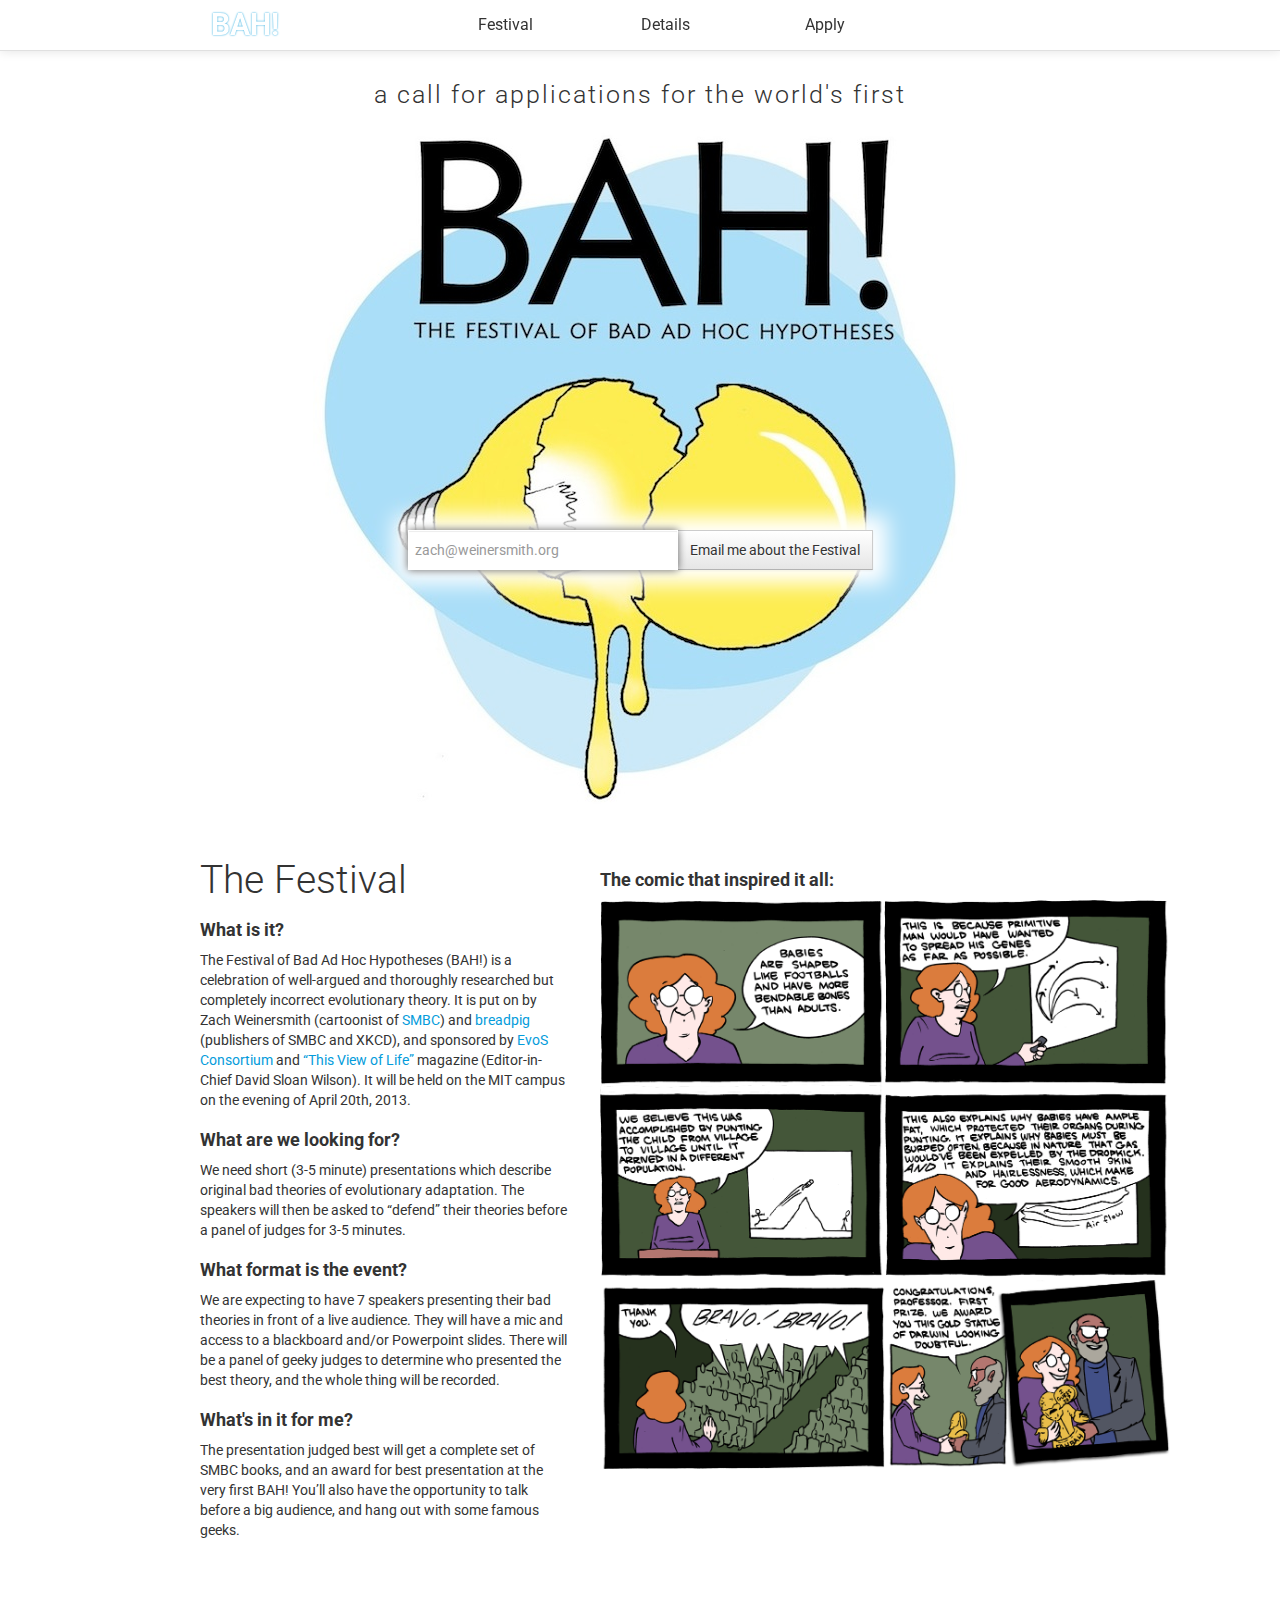
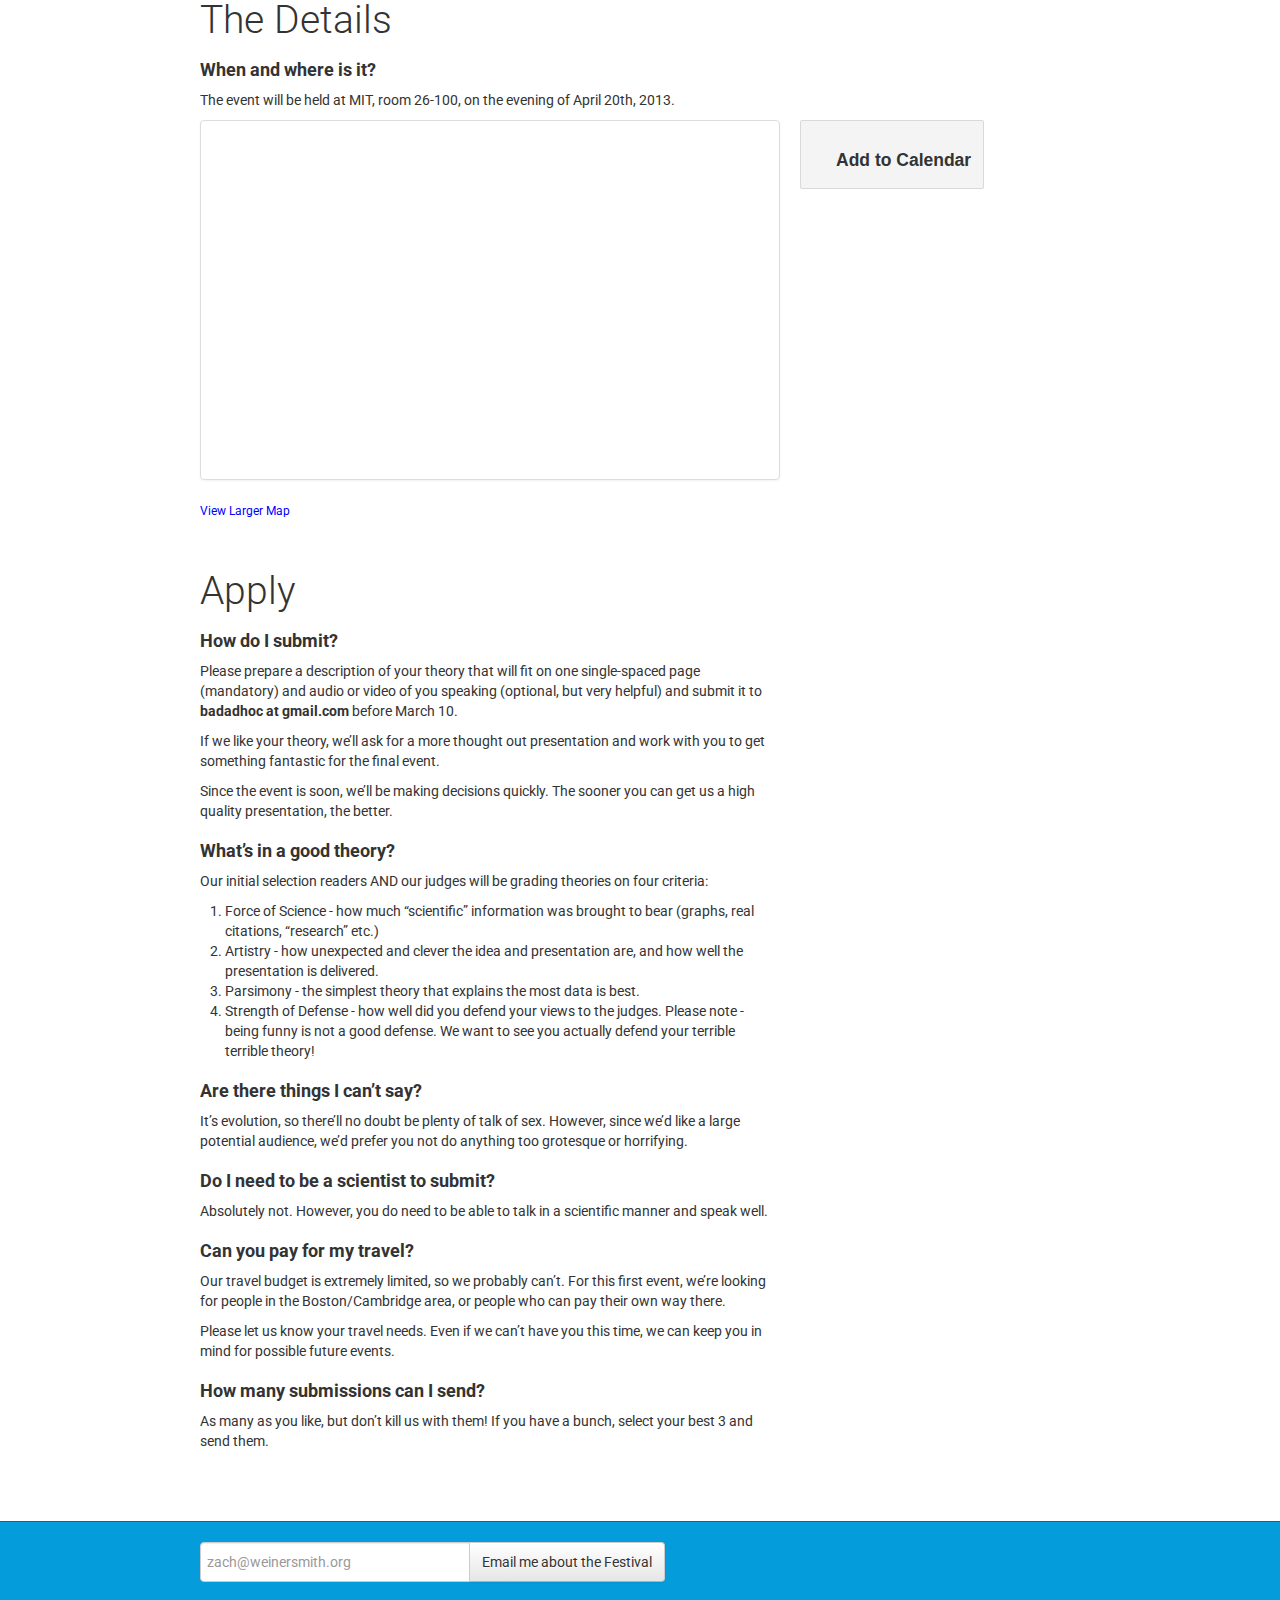
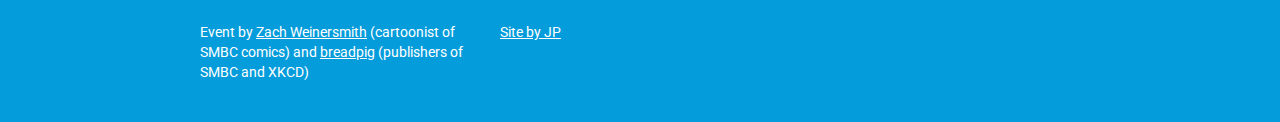
<file: index.html>
<!DOCTYPE html>
<html lang="en">
  <head>
    <meta charset="utf-8">
    <title>BAH! - we want your bad hypotheses</title>
    <meta name="viewport" content="width=device-width, initial-scale=1.0">
    <meta name="description" content="A call for applications for the world's first Bad Ad-Hoc Hypothesis Festival">
    <meta name="author" content="JP Bonner">

    <!-- styles -->
    <link href="style/css/main.css" rel="stylesheet">
    <link href="style/css/responsive.css" rel="stylesheet">

    <!-- fonts -->
    <link href='http://fonts.googleapis.com/css?family=Roboto:300,700' rel='stylesheet' type='text/css'>

    <!--[if lt IE 9]>
    <script src="assets/js/html5shiv.js"></script>
    <![endif]-->

  <link rel="shortcut icon" href="img/favicon.png">

  </head>
  <body data-spy="scroll" data-target=".navbar">

    <!-- Navbar
    ================================================== -->
    <nav class="navbar navbar-fixed-top">
      <div class="navbar-inner">
        <div class="container">
          <button type="button" class="btn btn-navbar" data-toggle="collapse" data-target=".nav-collapse">
            <span class="icon-bar"></span>
            <span class="icon-bar"></span>
            <span class="icon-bar"></span>
          </button>
          <a class="brand" href="#">BAH!</a>
          <div class="nav-collapse collapse">
            <ul class="nav">
              <li>
                <a href="#festival">Festival</a>
              </li>
              <li>
                <a href="#details">Details</a>
              </li>
              <li>
                <a href="#apply">Apply</a>
              </li>
            </ul>
          </div>
        </div>
      </div>
    </nav>

    <!-- Header
    ================================================== -->
    <header class="container" id="blurb">
      <p>a call for applications for the world's first</p>
      <form class="signup form-horizontal" action="http://j4p3.us5.list-manage1.com/subscribe/post?u=a848c9c3e2fc8c479db48deae&amp;id=10ab2095e8" method="post" id="mc-embedded-subscribe-form" name="mc-embedded-subscribe-form" class="validate" target="_blank" novalidate>
          <div class="input-append">
            <input type="email" class="appendedInputButton span3" name="EMAIL" class="required email" id="mce-EMAIL" placeholder="zach@weinersmith.org" autofocus="autofocus">
            <button class="btn" type="submit" value="Subscribe" name="subscribe" id="mc-embedded-subscribe">Email me about the Festival</button>
          </div>
      </form>
      <img src="img/bulb.jpg" id="lightbulb"></img>
    </header>

    <!-- Festival - brief description of the event
    ================================================== -->
    <section id="festival" class="row">
      <div class="span4 offset2">
        <header><h1>The Festival</h1></header>
        <h4>What is it?</h4>
        <p>The Festival of Bad Ad Hoc Hypotheses (BAH!) is a celebration of well-argued and thoroughly researched but completely incorrect evolutionary theory. It is put on by Zach Weinersmith (cartoonist of <a href="http://www.smbc-comics.com/">SMBC</a>) and <a href="http://breadpig.com/">breadpig</a> (publishers of SMBC and XKCD), and sponsored by <a href="http://evostudies.org/">EvoS Consortium</a> and <a href="http://thisviewoflife.com/index.php">“This View of Life”</a> magazine (Editor-in-Chief David Sloan Wilson). It will be held on the MIT campus on the evening of April 20th, 2013.</p>
        <h4>What are we looking for?</h4>
        <p>We need short (3-5 minute) presentations which describe original bad theories of evolutionary adaptation. The speakers will then be asked to “defend” their theories before a panel of judges for 3-5 minutes.</p>
        <h4>What format is the event?</h4>
        <p>We are expecting to have 7 speakers presenting their bad theories in front of a live audience. They will have a mic and access to a blackboard and/or Powerpoint slides. There will be a panel of geeky judges to determine who presented the best theory, and the whole thing will be recorded.</p>
        <h4>What's in it for me?</h4>
        <p>The presentation judged best will get a complete set of SMBC books, and an award for best presentation at the very first BAH! You’ll also have the opportunity to talk before a big audience, and hang out with some famous geeks.</p>
      </div>
      <div class="span6">
        <h4 class="caption">The comic that inspired it all:</h4>
        <img src="img/bahfull.gif" id="comic"></img>
      </div>
    </section>

    <!-- Details - location, date info and calendar links
    ================================================== -->
    <section id="details" class="row">
      <div class="span6 offset2">
        <header><h1>The Details</h1></header>
        <h4>When and where is it?</h4>
        <p>The event will be held at MIT, room 26-100, on the evening of April 20th, 2013.</p>
        <iframe class="thumbnail" width="570" height="350" frameborder="0" scrolling="no" marginheight="0" marginwidth="0" src="https://maps.google.com/maps?f=q&amp;source=s_q&amp;hl=en&amp;geocode=&amp;q=42.360859,-71.091167&amp;sll=42.036922,-71.683501&amp;sspn=2.247892,5.388794&amp;ie=UTF8&amp;t=m&amp;ll=42.360891,-71.091156&amp;spn=0.022198,0.066948&amp;z=14&amp;output=embed"></iframe><br /><small><a href="https://maps.google.com/maps?f=q&amp;source=embed&amp;hl=en&amp;geocode=&amp;q=42.360859,-71.091167&amp;sll=42.036922,-71.683501&amp;sspn=2.247892,5.388794&amp;ie=UTF8&amp;t=m&amp;ll=42.360891,-71.091156&amp;spn=0.022198,0.066948&amp;z=14" style="color:#0000FF;text-align:left">View Larger Map</a></small>
      </div>
      <div class="span4" id="calendar">
        <a href="http://bahfest.com" title="Add to Calendar" class="addthisevent">
          <h4>Add to Calendar</h4>
          <span class="_url">http://bahfest.com</span>
          <span class="_start">20-04-2013 16:00:00</span>
          <span class="_end">20-04-2013 20:00:00</span>
          <span class="_zonecode">15</span>
          <span class="_summary">BAH! The Festival of Bad Ad Hoc Hypotheses</span>
          <span class="_description">The Festival of Bad Ad Hoc Hypotheses (BAH!) is a celebration of well-argued and thoroughly researched but completely incorrect evolutionary theory.</span>
          <span class="_location">42.360859,-71.091167</span>
          <span class="_organizer">SMBC & Breadpig</span>
          <span class="_organizer_email" style="display:none"></span>
          <span class="_facebook_event" style="display:none"></span>
          <span class="_all_day_event">true</span>
          <span class="_date_format">MM/DD/YYYY</span>
        </a>
      </div>
    </section>

    <!-- Signup
    ================================================== -->
    <section id="apply" class="row">
      <div class="span6 offset2">
        <header><h1>Apply</h1></header>
        <h4>How do I submit?</h4>
        <p>Please prepare a description of your theory that will fit on one single-spaced page (mandatory) and audio or video of you speaking (optional, but very helpful) and submit it to <strong>badadhoc at gmail.com</strong> before March 10.</p>
        <p>If we like your theory, we’ll ask for a more thought out presentation and work with you to get something fantastic for the final event.</p>
        <p>Since the event is soon, we’ll be making decisions quickly. The sooner you can get us a high quality presentation, the better.</p>
        <h4>What’s in a good theory?</h4>
        <p>Our initial selection readers AND our judges will be grading theories on four criteria:
        <ol>
          <li>Force of Science - how much “scientific” information was brought to bear (graphs, real citations, “research” etc.)</li>
          <li>Artistry - how unexpected and clever the idea and presentation are, and how well the presentation is delivered.</li>
          <li>Parsimony - the simplest theory that explains the most data is best.</li>
          <li>Strength of Defense - how well did you defend your views to the judges. Please note - being funny is not a good defense. We want to see you actually defend your terrible terrible theory!</li>
        </ol></p>
        <h4>Are there things I can’t say?</h4>
        <p>It’s evolution, so there’ll no doubt be plenty of talk of sex. However, since we’d like a large potential audience, we’d prefer you not do anything too grotesque or horrifying. </p>
        <h4>Do I need to be a scientist to submit?</h4>
        <p>Absolutely not. However, you do need to be able to talk in a scientific manner and speak well.</p>
        <h4>Can you pay for my travel?</h4>
        <p>Our travel budget is extremely limited, so we probably can’t. For this first event, we’re looking for people in the Boston/Cambridge area, or people who can pay their own way there.</p>
        <p>Please let us know your travel needs. Even if we can’t have you this time, we can keep you in mind for possible future events.</p>
        <h4>How many submissions can I send?</h4>
        <p>As many as you like, but don’t kill us with them! If you have a bunch, select your best 3 and send them.</p>
      </div>
    </section>

    <!-- Footer
    ================================================== -->
    <footer class="footer row">
        <form class="signup form-horizontal offset2" action="http://j4p3.us5.list-manage1.com/subscribe/post?u=a848c9c3e2fc8c479db48deae&amp;id=10ab2095e8" method="post" id="mc-embedded-subscribe-form" name="mc-embedded-subscribe-form" class="validate" target="_blank" novalidate>
          <div class="input-append">
            <input type="email" class="appendedInputButton span3" name="EMAIL" id="mce-EMAIL" placeholder="zach@weinersmith.org">
            <button class="btn" type="submit" value="Subscribe" name="subscribe" id="mc-embedded-subscribe">Email me about the Festival</button>
          </div>
        </form>
        <div id="attributions">
          <div class="span3 offset2"> Event by <a href="http://www.smbc-comics.com/">Zach Weinersmith</a> (cartoonist of SMBC comics) and <a href="http://breadpig.com/">breadpig</a> (publishers of SMBC and XKCD)</div>
          <div class="span3"><a href="http://j4p3.com/?utm_source=bah-site&utm_medium=referral&utm_content=attribution&utm_campaign=bah">Site by JP</a></div>
        </div>
    </footer>

    <!-- javascript
    ================================================== -->
    <script src="//ajax.googleapis.com/ajax/libs/jquery/1.9.1/jquery.min.js"></script>
    <script>window.jQuery || document.write('<script src="js/jquery.min.js"><\/script>')</script>
    <script type="text/javascript" src="js/bootstrap-ck.js"></script>
    <script type="text/javascript" src="js/application-ck.js"></script>
    <script type="text/javascript" src="js/atemay-ck.js"></script>

    <!-- AddThisEvent Settings 
    Credit to Michael Nilsson --> 
    <script type="text/javascript">
      addthisevent.settings({
          mouse     : true,
          css       : true,
          outlook   : {show:true, text:"Outlook Calendar"},
          google    : {show:true, text:"Google Calendar"},
          yahoo     : {show:false, text:"Yahoo Calendar"},
          hotmail   : {show:false, text:"Hotmail Calendar"},
          ical      : {show:true, text:"iCal Calendar"},
          facebook  : {show:false, text:"Facebook Event"},
          callback  : ""
      });
    </script>

    <!-- GA
    ================================================== -->
    <script type="text/javascript">
    var _gaq = _gaq || [];
    _gaq.push(['_setAccount', 'UA-38869603-1']);
    _gaq.push(['_trackPageview']);

    (function() {
      var ga = document.createElement('script'); ga.type = 'text/javascript'; ga.async = true;
      ga.src = ('https:' == document.location.protocol ? 'https://ssl' : 'http://www') + '.google-analytics.com/ga.js';
      var s = document.getElementsByTagName('script')[0]; s.parentNode.insertBefore(ga, s);
    })();
  </script>
  </body>
</html>
</file>
<file: style/css/main.css>
.clearfix{*zoom:1;}.clearfix:before,.clearfix:after{display:table;content:"";line-height:0;}
.clearfix:after{clear:both;}
.hide-text{font:0/0 a;color:transparent;text-shadow:none;background-color:transparent;border:0;}
.input-block-level{display:block;width:100%;min-height:30px;-webkit-box-sizing:border-box;-moz-box-sizing:border-box;box-sizing:border-box;}
article,aside,details,figcaption,figure,footer,header,hgroup,nav,section{display:block;}
audio,canvas,video{display:inline-block;*display:inline;*zoom:1;}
audio:not([controls]){display:none;}
html{font-size:100%;-webkit-text-size-adjust:100%;-ms-text-size-adjust:100%;}
a:focus{outline:thin dotted #333;outline:5px auto -webkit-focus-ring-color;outline-offset:-2px;}
a:hover,a:active{outline:0;}
sub,sup{position:relative;font-size:75%;line-height:0;vertical-align:baseline;}
sup{top:-0.5em;}
sub{bottom:-0.25em;}
img{max-width:100%;width:auto\9;height:auto;vertical-align:middle;border:0;-ms-interpolation-mode:bicubic;}
#map_canvas img,.google-maps img{max-width:none;}
button,input,select,textarea{margin:0;font-size:100%;vertical-align:middle;}
button,input{*overflow:visible;line-height:normal;}
button::-moz-focus-inner,input::-moz-focus-inner{padding:0;border:0;}
button,html input[type="button"],input[type="reset"],input[type="submit"]{-webkit-appearance:button;cursor:pointer;}
label,select,button,input[type="button"],input[type="reset"],input[type="submit"],input[type="radio"],input[type="checkbox"]{cursor:pointer;}
input[type="search"]{-webkit-box-sizing:content-box;-moz-box-sizing:content-box;box-sizing:content-box;-webkit-appearance:textfield;}
input[type="search"]::-webkit-search-decoration,input[type="search"]::-webkit-search-cancel-button{-webkit-appearance:none;}
textarea{overflow:auto;vertical-align:top;}
@media print{*{text-shadow:none !important;color:#000 !important;background:transparent !important;box-shadow:none !important;} a,a:visited{text-decoration:underline;} a[href]:after{content:" (" attr(href) ")";} abbr[title]:after{content:" (" attr(title) ")";} .ir a:after,a[href^="javascript:"]:after,a[href^="#"]:after{content:"";} pre,blockquote{border:1px solid #999;page-break-inside:avoid;} thead{display:table-header-group;} tr,img{page-break-inside:avoid;} img{max-width:100% !important;} @page {margin:0.5cm;}p,h2,h3{orphans:3;widows:3;} h2,h3{page-break-after:avoid;}}body{margin:0;font-family:"Roboto","Helvetica Neue",Helvetica,Arial,sans-serif;font-size:14px;line-height:20px;color:#333333;background-color:#ffffff;}
a{color:#049cdb;text-decoration:none;}
a:hover,a:focus{color:#30c0fb;text-decoration:underline;}
.img-rounded{-webkit-border-radius:6px;-moz-border-radius:6px;border-radius:6px;}
.img-polaroid{padding:4px;background-color:#fff;border:1px solid #ccc;border:1px solid rgba(0, 0, 0, 0.2);-webkit-box-shadow:0 1px 3px rgba(0, 0, 0, 0.1);-moz-box-shadow:0 1px 3px rgba(0, 0, 0, 0.1);box-shadow:0 1px 3px rgba(0, 0, 0, 0.1);}
.img-circle{-webkit-border-radius:500px;-moz-border-radius:500px;border-radius:500px;}
.row{margin-left:-20px;*zoom:1;}.row:before,.row:after{display:table;content:"";line-height:0;}
.row:after{clear:both;}
[class*="span"]{float:left;min-height:1px;margin-left:20px;}
.container,.navbar-static-top .container,.navbar-fixed-top .container,.navbar-fixed-bottom .container{width:940px;}
.span12{width:940px;}
.span11{width:860px;}
.span10{width:780px;}
.span9{width:700px;}
.span8{width:620px;}
.span7{width:540px;}
.span6{width:460px;}
.span5{width:380px;}
.span4{width:300px;}
.span3{width:220px;}
.span2{width:140px;}
.span1{width:60px;}
.offset12{margin-left:980px;}
.offset11{margin-left:900px;}
.offset10{margin-left:820px;}
.offset9{margin-left:740px;}
.offset8{margin-left:660px;}
.offset7{margin-left:580px;}
.offset6{margin-left:500px;}
.offset5{margin-left:420px;}
.offset4{margin-left:340px;}
.offset3{margin-left:260px;}
.offset2{margin-left:180px;}
.offset1{margin-left:100px;}
.row-fluid{width:100%;*zoom:1;}.row-fluid:before,.row-fluid:after{display:table;content:"";line-height:0;}
.row-fluid:after{clear:both;}
.row-fluid [class*="span"]{display:block;width:100%;min-height:30px;-webkit-box-sizing:border-box;-moz-box-sizing:border-box;box-sizing:border-box;float:left;margin-left:2.127659574468085%;*margin-left:2.074468085106383%;}
.row-fluid [class*="span"]:first-child{margin-left:0;}
.row-fluid .controls-row [class*="span"]+[class*="span"]{margin-left:2.127659574468085%;}
.row-fluid .span12{width:100%;*width:99.94680851063829%;}
.row-fluid .span11{width:91.48936170212765%;*width:91.43617021276594%;}
.row-fluid .span10{width:82.97872340425532%;*width:82.92553191489361%;}
.row-fluid .span9{width:74.46808510638297%;*width:74.41489361702126%;}
.row-fluid .span8{width:65.95744680851064%;*width:65.90425531914893%;}
.row-fluid .span7{width:57.44680851063829%;*width:57.39361702127659%;}
.row-fluid .span6{width:48.93617021276595%;*width:48.88297872340425%;}
.row-fluid .span5{width:40.42553191489362%;*width:40.37234042553192%;}
.row-fluid .span4{width:31.914893617021278%;*width:31.861702127659576%;}
.row-fluid .span3{width:23.404255319148934%;*width:23.351063829787233%;}
.row-fluid .span2{width:14.893617021276595%;*width:14.840425531914894%;}
.row-fluid .span1{width:6.382978723404255%;*width:6.329787234042553%;}
.row-fluid .offset12{margin-left:104.25531914893617%;*margin-left:104.14893617021275%;}
.row-fluid .offset12:first-child{margin-left:102.12765957446808%;*margin-left:102.02127659574467%;}
.row-fluid .offset11{margin-left:95.74468085106382%;*margin-left:95.6382978723404%;}
.row-fluid .offset11:first-child{margin-left:93.61702127659574%;*margin-left:93.51063829787232%;}
.row-fluid .offset10{margin-left:87.23404255319149%;*margin-left:87.12765957446807%;}
.row-fluid .offset10:first-child{margin-left:85.1063829787234%;*margin-left:84.99999999999999%;}
.row-fluid .offset9{margin-left:78.72340425531914%;*margin-left:78.61702127659572%;}
.row-fluid .offset9:first-child{margin-left:76.59574468085106%;*margin-left:76.48936170212764%;}
.row-fluid .offset8{margin-left:70.2127659574468%;*margin-left:70.10638297872339%;}
.row-fluid .offset8:first-child{margin-left:68.08510638297872%;*margin-left:67.9787234042553%;}
.row-fluid .offset7{margin-left:61.70212765957446%;*margin-left:61.59574468085106%;}
.row-fluid .offset7:first-child{margin-left:59.574468085106375%;*margin-left:59.46808510638297%;}
.row-fluid .offset6{margin-left:53.191489361702125%;*margin-left:53.085106382978715%;}
.row-fluid .offset6:first-child{margin-left:51.063829787234035%;*margin-left:50.95744680851063%;}
.row-fluid .offset5{margin-left:44.68085106382979%;*margin-left:44.57446808510638%;}
.row-fluid .offset5:first-child{margin-left:42.5531914893617%;*margin-left:42.4468085106383%;}
.row-fluid .offset4{margin-left:36.170212765957444%;*margin-left:36.06382978723405%;}
.row-fluid .offset4:first-child{margin-left:34.04255319148936%;*margin-left:33.93617021276596%;}
.row-fluid .offset3{margin-left:27.659574468085104%;*margin-left:27.5531914893617%;}
.row-fluid .offset3:first-child{margin-left:25.53191489361702%;*margin-left:25.425531914893618%;}
.row-fluid .offset2{margin-left:19.148936170212764%;*margin-left:19.04255319148936%;}
.row-fluid .offset2:first-child{margin-left:17.02127659574468%;*margin-left:16.914893617021278%;}
.row-fluid .offset1{margin-left:10.638297872340425%;*margin-left:10.53191489361702%;}
.row-fluid .offset1:first-child{margin-left:8.51063829787234%;*margin-left:8.404255319148938%;}
[class*="span"].hide,.row-fluid [class*="span"].hide{display:none;}
[class*="span"].pull-right,.row-fluid [class*="span"].pull-right{float:right;}
.container{margin-right:auto;margin-left:auto;*zoom:1;}.container:before,.container:after{display:table;content:"";line-height:0;}
.container:after{clear:both;}
.container-fluid{padding-right:20px;padding-left:20px;*zoom:1;}.container-fluid:before,.container-fluid:after{display:table;content:"";line-height:0;}
.container-fluid:after{clear:both;}
p{margin:0 0 10px;}
.lead{margin-bottom:20px;font-size:21px;font-weight:200;line-height:30px;}
small{font-size:85%;}
strong{font-weight:bold;}
em{font-style:italic;}
cite{font-style:normal;}
.muted{color:#999999;}
a.muted:hover,a.muted:focus{color:#808080;}
.text-warning{color:#c09853;}
a.text-warning:hover,a.text-warning:focus{color:#a47e3c;}
.text-error{color:#b94a48;}
a.text-error:hover,a.text-error:focus{color:#953b39;}
.text-info{color:#3a87ad;}
a.text-info:hover,a.text-info:focus{color:#2d6987;}
.text-success{color:#468847;}
a.text-success:hover,a.text-success:focus{color:#356635;}
.text-left{text-align:left;}
.text-right{text-align:right;}
.text-center{text-align:center;}
h1,h2,h3,h4,h5,h6{margin:10px 0;font-family:inherit;font-weight:bold;line-height:20px;color:inherit;text-rendering:optimizelegibility;}h1 small,h2 small,h3 small,h4 small,h5 small,h6 small{font-weight:normal;line-height:1;color:#999999;}
h1,h2,h3{line-height:40px;}
h1{font-size:38.5px;}
h2{font-size:31.5px;}
h3{font-size:24.5px;}
h4{font-size:17.5px;}
h5{font-size:14px;}
h6{font-size:11.9px;}
h1 small{font-size:24.5px;}
h2 small{font-size:17.5px;}
h3 small{font-size:14px;}
h4 small{font-size:14px;}
.page-header{padding-bottom:9px;margin:20px 0 30px;border-bottom:1px solid #eeeeee;}
ul,ol{padding:0;margin:0 0 10px 25px;}
ul ul,ul ol,ol ol,ol ul{margin-bottom:0;}
li{line-height:20px;}
ul.unstyled,ol.unstyled{margin-left:0;list-style:none;}
ul.inline,ol.inline{margin-left:0;list-style:none;}ul.inline>li,ol.inline>li{display:inline-block;*display:inline;*zoom:1;padding-left:5px;padding-right:5px;}
dl{margin-bottom:20px;}
dt,dd{line-height:20px;}
dt{font-weight:bold;}
dd{margin-left:10px;}
.dl-horizontal{*zoom:1;}.dl-horizontal:before,.dl-horizontal:after{display:table;content:"";line-height:0;}
.dl-horizontal:after{clear:both;}
.dl-horizontal dt{float:left;width:160px;clear:left;text-align:right;overflow:hidden;text-overflow:ellipsis;white-space:nowrap;}
.dl-horizontal dd{margin-left:180px;}
hr{margin:20px 0;border:0;border-top:1px solid #eeeeee;border-bottom:1px solid #ffffff;}
abbr[title],abbr[data-original-title]{cursor:help;border-bottom:1px dotted #999999;}
abbr.initialism{font-size:90%;text-transform:uppercase;}
blockquote{padding:0 0 0 15px;margin:0 0 20px;border-left:5px solid #eeeeee;}blockquote p{margin-bottom:0;font-size:17.5px;font-weight:300;line-height:1.25;}
blockquote small{display:block;line-height:20px;color:#999999;}blockquote small:before{content:'\2014 \00A0';}
blockquote.pull-right{float:right;padding-right:15px;padding-left:0;border-right:5px solid #eeeeee;border-left:0;}blockquote.pull-right p,blockquote.pull-right small{text-align:right;}
blockquote.pull-right small:before{content:'';}
blockquote.pull-right small:after{content:'\00A0 \2014';}
q:before,q:after,blockquote:before,blockquote:after{content:"";}
address{display:block;margin-bottom:20px;font-style:normal;line-height:20px;}
form{margin:0 0 20px;}
fieldset{padding:0;margin:0;border:0;}
legend{display:block;width:100%;padding:0;margin-bottom:20px;font-size:21px;line-height:40px;color:#333333;border:0;border-bottom:1px solid #e5e5e5;}legend small{font-size:15px;color:#999999;}
label,input,button,select,textarea{font-size:14px;font-weight:normal;line-height:20px;}
input,button,select,textarea{font-family:"Roboto","Helvetica Neue",Helvetica,Arial,sans-serif;}
label{display:block;margin-bottom:5px;}
select,textarea,input[type="text"],input[type="password"],input[type="datetime"],input[type="datetime-local"],input[type="date"],input[type="month"],input[type="time"],input[type="week"],input[type="number"],input[type="email"],input[type="url"],input[type="search"],input[type="tel"],input[type="color"],.uneditable-input{display:inline-block;height:20px;padding:4px 6px;margin-bottom:10px;font-size:14px;line-height:20px;color:#555555;-webkit-border-radius:4px;-moz-border-radius:4px;border-radius:4px;vertical-align:middle;}
input,textarea,.uneditable-input{width:206px;}
textarea{height:auto;}
textarea,input[type="text"],input[type="password"],input[type="datetime"],input[type="datetime-local"],input[type="date"],input[type="month"],input[type="time"],input[type="week"],input[type="number"],input[type="email"],input[type="url"],input[type="search"],input[type="tel"],input[type="color"],.uneditable-input{background-color:#ffffff;border:1px solid #cccccc;-webkit-box-shadow:inset 0 1px 1px rgba(0, 0, 0, 0.075);-moz-box-shadow:inset 0 1px 1px rgba(0, 0, 0, 0.075);box-shadow:inset 0 1px 1px rgba(0, 0, 0, 0.075);-webkit-transition:border linear .2s, box-shadow linear .2s;-moz-transition:border linear .2s, box-shadow linear .2s;-o-transition:border linear .2s, box-shadow linear .2s;transition:border linear .2s, box-shadow linear .2s;}textarea:focus,input[type="text"]:focus,input[type="password"]:focus,input[type="datetime"]:focus,input[type="datetime-local"]:focus,input[type="date"]:focus,input[type="month"]:focus,input[type="time"]:focus,input[type="week"]:focus,input[type="number"]:focus,input[type="email"]:focus,input[type="url"]:focus,input[type="search"]:focus,input[type="tel"]:focus,input[type="color"]:focus,.uneditable-input:focus{border-color:rgba(82, 168, 236, 0.8);outline:0;outline:thin dotted \9;-webkit-box-shadow:inset 0 1px 1px rgba(0,0,0,.075), 0 0 8px rgba(82,168,236,.6);-moz-box-shadow:inset 0 1px 1px rgba(0,0,0,.075), 0 0 8px rgba(82,168,236,.6);box-shadow:inset 0 1px 1px rgba(0,0,0,.075), 0 0 8px rgba(82,168,236,.6);}
input[type="radio"],input[type="checkbox"]{margin:4px 0 0;*margin-top:0;margin-top:1px \9;line-height:normal;}
input[type="file"],input[type="image"],input[type="submit"],input[type="reset"],input[type="button"],input[type="radio"],input[type="checkbox"]{width:auto;}
select,input[type="file"]{height:30px;*margin-top:4px;line-height:30px;}
select{width:220px;border:1px solid #cccccc;background-color:#ffffff;}
select[multiple],select[size]{height:auto;}
select:focus,input[type="file"]:focus,input[type="radio"]:focus,input[type="checkbox"]:focus{outline:thin dotted #333;outline:5px auto -webkit-focus-ring-color;outline-offset:-2px;}
.uneditable-input,.uneditable-textarea{color:#999999;background-color:#fcfcfc;border-color:#cccccc;-webkit-box-shadow:inset 0 1px 2px rgba(0, 0, 0, 0.025);-moz-box-shadow:inset 0 1px 2px rgba(0, 0, 0, 0.025);box-shadow:inset 0 1px 2px rgba(0, 0, 0, 0.025);cursor:not-allowed;}
.uneditable-input{overflow:hidden;white-space:nowrap;}
.uneditable-textarea{width:auto;height:auto;}
input:-moz-placeholder,textarea:-moz-placeholder{color:#999999;}
input:-ms-input-placeholder,textarea:-ms-input-placeholder{color:#999999;}
input::-webkit-input-placeholder,textarea::-webkit-input-placeholder{color:#999999;}
.radio,.checkbox{min-height:20px;padding-left:20px;}
.radio input[type="radio"],.checkbox input[type="checkbox"]{float:left;margin-left:-20px;}
.controls>.radio:first-child,.controls>.checkbox:first-child{padding-top:5px;}
.radio.inline,.checkbox.inline{display:inline-block;padding-top:5px;margin-bottom:0;vertical-align:middle;}
.radio.inline+.radio.inline,.checkbox.inline+.checkbox.inline{margin-left:10px;}
.input-mini{width:60px;}
.input-small{width:90px;}
.input-medium{width:150px;}
.input-large{width:210px;}
.input-xlarge{width:270px;}
.input-xxlarge{width:530px;}
input[class*="span"],select[class*="span"],textarea[class*="span"],.uneditable-input[class*="span"],.row-fluid input[class*="span"],.row-fluid select[class*="span"],.row-fluid textarea[class*="span"],.row-fluid .uneditable-input[class*="span"]{float:none;margin-left:0;}
.input-append input[class*="span"],.input-append .uneditable-input[class*="span"],.input-prepend input[class*="span"],.input-prepend .uneditable-input[class*="span"],.row-fluid input[class*="span"],.row-fluid select[class*="span"],.row-fluid textarea[class*="span"],.row-fluid .uneditable-input[class*="span"],.row-fluid .input-prepend [class*="span"],.row-fluid .input-append [class*="span"]{display:inline-block;}
input,textarea,.uneditable-input{margin-left:0;}
.controls-row [class*="span"]+[class*="span"]{margin-left:20px;}
input.span12,textarea.span12,.uneditable-input.span12{width:926px;}
input.span11,textarea.span11,.uneditable-input.span11{width:846px;}
input.span10,textarea.span10,.uneditable-input.span10{width:766px;}
input.span9,textarea.span9,.uneditable-input.span9{width:686px;}
input.span8,textarea.span8,.uneditable-input.span8{width:606px;}
input.span7,textarea.span7,.uneditable-input.span7{width:526px;}
input.span6,textarea.span6,.uneditable-input.span6{width:446px;}
input.span5,textarea.span5,.uneditable-input.span5{width:366px;}
input.span4,textarea.span4,.uneditable-input.span4{width:286px;}
input.span3,textarea.span3,.uneditable-input.span3{width:206px;}
input.span2,textarea.span2,.uneditable-input.span2{width:126px;}
input.span1,textarea.span1,.uneditable-input.span1{width:46px;}
.controls-row{*zoom:1;}.controls-row:before,.controls-row:after{display:table;content:"";line-height:0;}
.controls-row:after{clear:both;}
.controls-row [class*="span"],.row-fluid .controls-row [class*="span"]{float:left;}
.controls-row .checkbox[class*="span"],.controls-row .radio[class*="span"]{padding-top:5px;}
input[disabled],select[disabled],textarea[disabled],input[readonly],select[readonly],textarea[readonly]{cursor:not-allowed;background-color:#eeeeee;}
input[type="radio"][disabled],input[type="checkbox"][disabled],input[type="radio"][readonly],input[type="checkbox"][readonly]{background-color:transparent;}
.control-group.warning .control-label,.control-group.warning .help-block,.control-group.warning .help-inline{color:#c09853;}
.control-group.warning .checkbox,.control-group.warning .radio,.control-group.warning input,.control-group.warning select,.control-group.warning textarea{color:#c09853;}
.control-group.warning input,.control-group.warning select,.control-group.warning textarea{border-color:#c09853;-webkit-box-shadow:inset 0 1px 1px rgba(0, 0, 0, 0.075);-moz-box-shadow:inset 0 1px 1px rgba(0, 0, 0, 0.075);box-shadow:inset 0 1px 1px rgba(0, 0, 0, 0.075);}.control-group.warning input:focus,.control-group.warning select:focus,.control-group.warning textarea:focus{border-color:#a47e3c;-webkit-box-shadow:inset 0 1px 1px rgba(0, 0, 0, 0.075),0 0 6px #dbc59e;-moz-box-shadow:inset 0 1px 1px rgba(0, 0, 0, 0.075),0 0 6px #dbc59e;box-shadow:inset 0 1px 1px rgba(0, 0, 0, 0.075),0 0 6px #dbc59e;}
.control-group.warning .input-prepend .add-on,.control-group.warning .input-append .add-on{color:#c09853;background-color:#fcf8e3;border-color:#c09853;}
.control-group.error .control-label,.control-group.error .help-block,.control-group.error .help-inline{color:#b94a48;}
.control-group.error .checkbox,.control-group.error .radio,.control-group.error input,.control-group.error select,.control-group.error textarea{color:#b94a48;}
.control-group.error input,.control-group.error select,.control-group.error textarea{border-color:#b94a48;-webkit-box-shadow:inset 0 1px 1px rgba(0, 0, 0, 0.075);-moz-box-shadow:inset 0 1px 1px rgba(0, 0, 0, 0.075);box-shadow:inset 0 1px 1px rgba(0, 0, 0, 0.075);}.control-group.error input:focus,.control-group.error select:focus,.control-group.error textarea:focus{border-color:#953b39;-webkit-box-shadow:inset 0 1px 1px rgba(0, 0, 0, 0.075),0 0 6px #d59392;-moz-box-shadow:inset 0 1px 1px rgba(0, 0, 0, 0.075),0 0 6px #d59392;box-shadow:inset 0 1px 1px rgba(0, 0, 0, 0.075),0 0 6px #d59392;}
.control-group.error .input-prepend .add-on,.control-group.error .input-append .add-on{color:#b94a48;background-color:#f2dede;border-color:#b94a48;}
.control-group.success .control-label,.control-group.success .help-block,.control-group.success .help-inline{color:#468847;}
.control-group.success .checkbox,.control-group.success .radio,.control-group.success input,.control-group.success select,.control-group.success textarea{color:#468847;}
.control-group.success input,.control-group.success select,.control-group.success textarea{border-color:#468847;-webkit-box-shadow:inset 0 1px 1px rgba(0, 0, 0, 0.075);-moz-box-shadow:inset 0 1px 1px rgba(0, 0, 0, 0.075);box-shadow:inset 0 1px 1px rgba(0, 0, 0, 0.075);}.control-group.success input:focus,.control-group.success select:focus,.control-group.success textarea:focus{border-color:#356635;-webkit-box-shadow:inset 0 1px 1px rgba(0, 0, 0, 0.075),0 0 6px #7aba7b;-moz-box-shadow:inset 0 1px 1px rgba(0, 0, 0, 0.075),0 0 6px #7aba7b;box-shadow:inset 0 1px 1px rgba(0, 0, 0, 0.075),0 0 6px #7aba7b;}
.control-group.success .input-prepend .add-on,.control-group.success .input-append .add-on{color:#468847;background-color:#dff0d8;border-color:#468847;}
.control-group.info .control-label,.control-group.info .help-block,.control-group.info .help-inline{color:#3a87ad;}
.control-group.info .checkbox,.control-group.info .radio,.control-group.info input,.control-group.info select,.control-group.info textarea{color:#3a87ad;}
.control-group.info input,.control-group.info select,.control-group.info textarea{border-color:#3a87ad;-webkit-box-shadow:inset 0 1px 1px rgba(0, 0, 0, 0.075);-moz-box-shadow:inset 0 1px 1px rgba(0, 0, 0, 0.075);box-shadow:inset 0 1px 1px rgba(0, 0, 0, 0.075);}.control-group.info input:focus,.control-group.info select:focus,.control-group.info textarea:focus{border-color:#2d6987;-webkit-box-shadow:inset 0 1px 1px rgba(0, 0, 0, 0.075),0 0 6px #7ab5d3;-moz-box-shadow:inset 0 1px 1px rgba(0, 0, 0, 0.075),0 0 6px #7ab5d3;box-shadow:inset 0 1px 1px rgba(0, 0, 0, 0.075),0 0 6px #7ab5d3;}
.control-group.info .input-prepend .add-on,.control-group.info .input-append .add-on{color:#3a87ad;background-color:#d9edf7;border-color:#3a87ad;}
input:focus:invalid,textarea:focus:invalid,select:focus:invalid{color:#b94a48;border-color:#ee5f5b;}input:focus:invalid:focus,textarea:focus:invalid:focus,select:focus:invalid:focus{border-color:#e9322d;-webkit-box-shadow:0 0 6px #f8b9b7;-moz-box-shadow:0 0 6px #f8b9b7;box-shadow:0 0 6px #f8b9b7;}
.form-actions{padding:19px 20px 20px;margin-top:20px;margin-bottom:20px;background-color:#f5f5f5;border-top:1px solid #e5e5e5;*zoom:1;}.form-actions:before,.form-actions:after{display:table;content:"";line-height:0;}
.form-actions:after{clear:both;}
.help-block,.help-inline{color:#595959;}
.help-block{display:block;margin-bottom:10px;}
.help-inline{display:inline-block;*display:inline;*zoom:1;vertical-align:middle;padding-left:5px;}
.input-append,.input-prepend{display:inline-block;margin-bottom:10px;vertical-align:middle;font-size:0;white-space:nowrap;}.input-append input,.input-prepend input,.input-append select,.input-prepend select,.input-append .uneditable-input,.input-prepend .uneditable-input,.input-append .dropdown-menu,.input-prepend .dropdown-menu,.input-append .popover,.input-prepend .popover{font-size:14px;}
.input-append input,.input-prepend input,.input-append select,.input-prepend select,.input-append .uneditable-input,.input-prepend .uneditable-input{position:relative;margin-bottom:0;*margin-left:0;vertical-align:top;-webkit-border-radius:0 4px 4px 0;-moz-border-radius:0 4px 4px 0;border-radius:0 4px 4px 0;}.input-append input:focus,.input-prepend input:focus,.input-append select:focus,.input-prepend select:focus,.input-append .uneditable-input:focus,.input-prepend .uneditable-input:focus{z-index:2;}
.input-append .add-on,.input-prepend .add-on{display:inline-block;width:auto;height:20px;min-width:16px;padding:4px 5px;font-size:14px;font-weight:normal;line-height:20px;text-align:center;text-shadow:0 1px 0 #ffffff;background-color:#eeeeee;border:1px solid #ccc;}
.input-append .add-on,.input-prepend .add-on,.input-append .btn,.input-prepend .btn,.input-append .btn-group>.dropdown-toggle,.input-prepend .btn-group>.dropdown-toggle{vertical-align:top;-webkit-border-radius:0;-moz-border-radius:0;border-radius:0;}
.input-append .active,.input-prepend .active{background-color:#a9dba9;border-color:#46a546;}
.input-prepend .add-on,.input-prepend .btn{margin-right:-1px;}
.input-prepend .add-on:first-child,.input-prepend .btn:first-child{-webkit-border-radius:4px 0 0 4px;-moz-border-radius:4px 0 0 4px;border-radius:4px 0 0 4px;}
.input-append input,.input-append select,.input-append .uneditable-input{-webkit-border-radius:4px 0 0 4px;-moz-border-radius:4px 0 0 4px;border-radius:4px 0 0 4px;}.input-append input+.btn-group .btn:last-child,.input-append select+.btn-group .btn:last-child,.input-append .uneditable-input+.btn-group .btn:last-child{-webkit-border-radius:0 4px 4px 0;-moz-border-radius:0 4px 4px 0;border-radius:0 4px 4px 0;}
.input-append .add-on,.input-append .btn,.input-append .btn-group{margin-left:-1px;}
.input-append .add-on:last-child,.input-append .btn:last-child,.input-append .btn-group:last-child>.dropdown-toggle{-webkit-border-radius:0 4px 4px 0;-moz-border-radius:0 4px 4px 0;border-radius:0 4px 4px 0;}
.input-prepend.input-append input,.input-prepend.input-append select,.input-prepend.input-append .uneditable-input{-webkit-border-radius:0;-moz-border-radius:0;border-radius:0;}.input-prepend.input-append input+.btn-group .btn,.input-prepend.input-append select+.btn-group .btn,.input-prepend.input-append .uneditable-input+.btn-group .btn{-webkit-border-radius:0 4px 4px 0;-moz-border-radius:0 4px 4px 0;border-radius:0 4px 4px 0;}
.input-prepend.input-append .add-on:first-child,.input-prepend.input-append .btn:first-child{margin-right:-1px;-webkit-border-radius:4px 0 0 4px;-moz-border-radius:4px 0 0 4px;border-radius:4px 0 0 4px;}
.input-prepend.input-append .add-on:last-child,.input-prepend.input-append .btn:last-child{margin-left:-1px;-webkit-border-radius:0 4px 4px 0;-moz-border-radius:0 4px 4px 0;border-radius:0 4px 4px 0;}
.input-prepend.input-append .btn-group:first-child{margin-left:0;}
input.search-query{padding-right:14px;padding-right:4px \9;padding-left:14px;padding-left:4px \9;margin-bottom:0;-webkit-border-radius:15px;-moz-border-radius:15px;border-radius:15px;}
.form-search .input-append .search-query,.form-search .input-prepend .search-query{-webkit-border-radius:0;-moz-border-radius:0;border-radius:0;}
.form-search .input-append .search-query{-webkit-border-radius:14px 0 0 14px;-moz-border-radius:14px 0 0 14px;border-radius:14px 0 0 14px;}
.form-search .input-append .btn{-webkit-border-radius:0 14px 14px 0;-moz-border-radius:0 14px 14px 0;border-radius:0 14px 14px 0;}
.form-search .input-prepend .search-query{-webkit-border-radius:0 14px 14px 0;-moz-border-radius:0 14px 14px 0;border-radius:0 14px 14px 0;}
.form-search .input-prepend .btn{-webkit-border-radius:14px 0 0 14px;-moz-border-radius:14px 0 0 14px;border-radius:14px 0 0 14px;}
.form-search input,.form-inline input,.form-horizontal input,.form-search textarea,.form-inline textarea,.form-horizontal textarea,.form-search select,.form-inline select,.form-horizontal select,.form-search .help-inline,.form-inline .help-inline,.form-horizontal .help-inline,.form-search .uneditable-input,.form-inline .uneditable-input,.form-horizontal .uneditable-input,.form-search .input-prepend,.form-inline .input-prepend,.form-horizontal .input-prepend,.form-search .input-append,.form-inline .input-append,.form-horizontal .input-append{display:inline-block;*display:inline;*zoom:1;margin-bottom:0;vertical-align:middle;}
.form-search .hide,.form-inline .hide,.form-horizontal .hide{display:none;}
.form-search label,.form-inline label,.form-search .btn-group,.form-inline .btn-group{display:inline-block;}
.form-search .input-append,.form-inline .input-append,.form-search .input-prepend,.form-inline .input-prepend{margin-bottom:0;}
.form-search .radio,.form-search .checkbox,.form-inline .radio,.form-inline .checkbox{padding-left:0;margin-bottom:0;vertical-align:middle;}
.form-search .radio input[type="radio"],.form-search .checkbox input[type="checkbox"],.form-inline .radio input[type="radio"],.form-inline .checkbox input[type="checkbox"]{float:left;margin-right:3px;margin-left:0;}
.control-group{margin-bottom:10px;}
legend+.control-group{margin-top:20px;-webkit-margin-top-collapse:separate;}
.form-horizontal .control-group{margin-bottom:20px;*zoom:1;}.form-horizontal .control-group:before,.form-horizontal .control-group:after{display:table;content:"";line-height:0;}
.form-horizontal .control-group:after{clear:both;}
.form-horizontal .control-label{float:left;width:160px;padding-top:5px;text-align:right;}
.form-horizontal .controls{*display:inline-block;*padding-left:20px;margin-left:180px;*margin-left:0;}.form-horizontal .controls:first-child{*padding-left:180px;}
.form-horizontal .help-block{margin-bottom:0;}
.form-horizontal input+.help-block,.form-horizontal select+.help-block,.form-horizontal textarea+.help-block,.form-horizontal .uneditable-input+.help-block,.form-horizontal .input-prepend+.help-block,.form-horizontal .input-append+.help-block{margin-top:10px;}
.form-horizontal .form-actions{padding-left:180px;}
[class^="icon-"],[class*=" icon-"]{display:inline-block;width:14px;height:14px;*margin-right:.3em;line-height:14px;vertical-align:text-top;background-image:url("../../img/glyphicons-halflings.png");background-position:14px 14px;background-repeat:no-repeat;margin-top:1px;}
.icon-white,.nav-pills>.active>a>[class^="icon-"],.nav-pills>.active>a>[class*=" icon-"],.nav-list>.active>a>[class^="icon-"],.nav-list>.active>a>[class*=" icon-"],.navbar-inverse .nav>.active>a>[class^="icon-"],.navbar-inverse .nav>.active>a>[class*=" icon-"],.dropdown-menu>li>a:hover>[class^="icon-"],.dropdown-menu>li>a:focus>[class^="icon-"],.dropdown-menu>li>a:hover>[class*=" icon-"],.dropdown-menu>li>a:focus>[class*=" icon-"],.dropdown-menu>.active>a>[class^="icon-"],.dropdown-menu>.active>a>[class*=" icon-"],.dropdown-submenu:hover>a>[class^="icon-"],.dropdown-submenu:focus>a>[class^="icon-"],.dropdown-submenu:hover>a>[class*=" icon-"],.dropdown-submenu:focus>a>[class*=" icon-"]{background-image:url("../../img/glyphicons-halflings-white.png");}
.icon-glass{background-position:0 0;}
.icon-music{background-position:-24px 0;}
.icon-search{background-position:-48px 0;}
.icon-envelope{background-position:-72px 0;}
.icon-heart{background-position:-96px 0;}
.icon-star{background-position:-120px 0;}
.icon-star-empty{background-position:-144px 0;}
.icon-user{background-position:-168px 0;}
.icon-film{background-position:-192px 0;}
.icon-th-large{background-position:-216px 0;}
.icon-th{background-position:-240px 0;}
.icon-th-list{background-position:-264px 0;}
.icon-ok{background-position:-288px 0;}
.icon-remove{background-position:-312px 0;}
.icon-zoom-in{background-position:-336px 0;}
.icon-zoom-out{background-position:-360px 0;}
.icon-off{background-position:-384px 0;}
.icon-signal{background-position:-408px 0;}
.icon-cog{background-position:-432px 0;}
.icon-trash{background-position:-456px 0;}
.icon-home{background-position:0 -24px;}
.icon-file{background-position:-24px -24px;}
.icon-time{background-position:-48px -24px;}
.icon-road{background-position:-72px -24px;}
.icon-download-alt{background-position:-96px -24px;}
.icon-download{background-position:-120px -24px;}
.icon-upload{background-position:-144px -24px;}
.icon-inbox{background-position:-168px -24px;}
.icon-play-circle{background-position:-192px -24px;}
.icon-repeat{background-position:-216px -24px;}
.icon-refresh{background-position:-240px -24px;}
.icon-list-alt{background-position:-264px -24px;}
.icon-lock{background-position:-287px -24px;}
.icon-flag{background-position:-312px -24px;}
.icon-headphones{background-position:-336px -24px;}
.icon-volume-off{background-position:-360px -24px;}
.icon-volume-down{background-position:-384px -24px;}
.icon-volume-up{background-position:-408px -24px;}
.icon-qrcode{background-position:-432px -24px;}
.icon-barcode{background-position:-456px -24px;}
.icon-tag{background-position:0 -48px;}
.icon-tags{background-position:-25px -48px;}
.icon-book{background-position:-48px -48px;}
.icon-bookmark{background-position:-72px -48px;}
.icon-print{background-position:-96px -48px;}
.icon-camera{background-position:-120px -48px;}
.icon-font{background-position:-144px -48px;}
.icon-bold{background-position:-167px -48px;}
.icon-italic{background-position:-192px -48px;}
.icon-text-height{background-position:-216px -48px;}
.icon-text-width{background-position:-240px -48px;}
.icon-align-left{background-position:-264px -48px;}
.icon-align-center{background-position:-288px -48px;}
.icon-align-right{background-position:-312px -48px;}
.icon-align-justify{background-position:-336px -48px;}
.icon-list{background-position:-360px -48px;}
.icon-indent-left{background-position:-384px -48px;}
.icon-indent-right{background-position:-408px -48px;}
.icon-facetime-video{background-position:-432px -48px;}
.icon-picture{background-position:-456px -48px;}
.icon-pencil{background-position:0 -72px;}
.icon-map-marker{background-position:-24px -72px;}
.icon-adjust{background-position:-48px -72px;}
.icon-tint{background-position:-72px -72px;}
.icon-edit{background-position:-96px -72px;}
.icon-share{background-position:-120px -72px;}
.icon-check{background-position:-144px -72px;}
.icon-move{background-position:-168px -72px;}
.icon-step-backward{background-position:-192px -72px;}
.icon-fast-backward{background-position:-216px -72px;}
.icon-backward{background-position:-240px -72px;}
.icon-play{background-position:-264px -72px;}
.icon-pause{background-position:-288px -72px;}
.icon-stop{background-position:-312px -72px;}
.icon-forward{background-position:-336px -72px;}
.icon-fast-forward{background-position:-360px -72px;}
.icon-step-forward{background-position:-384px -72px;}
.icon-eject{background-position:-408px -72px;}
.icon-chevron-left{background-position:-432px -72px;}
.icon-chevron-right{background-position:-456px -72px;}
.icon-plus-sign{background-position:0 -96px;}
.icon-minus-sign{background-position:-24px -96px;}
.icon-remove-sign{background-position:-48px -96px;}
.icon-ok-sign{background-position:-72px -96px;}
.icon-question-sign{background-position:-96px -96px;}
.icon-info-sign{background-position:-120px -96px;}
.icon-screenshot{background-position:-144px -96px;}
.icon-remove-circle{background-position:-168px -96px;}
.icon-ok-circle{background-position:-192px -96px;}
.icon-ban-circle{background-position:-216px -96px;}
.icon-arrow-left{background-position:-240px -96px;}
.icon-arrow-right{background-position:-264px -96px;}
.icon-arrow-up{background-position:-289px -96px;}
.icon-arrow-down{background-position:-312px -96px;}
.icon-share-alt{background-position:-336px -96px;}
.icon-resize-full{background-position:-360px -96px;}
.icon-resize-small{background-position:-384px -96px;}
.icon-plus{background-position:-408px -96px;}
.icon-minus{background-position:-433px -96px;}
.icon-asterisk{background-position:-456px -96px;}
.icon-exclamation-sign{background-position:0 -120px;}
.icon-gift{background-position:-24px -120px;}
.icon-leaf{background-position:-48px -120px;}
.icon-fire{background-position:-72px -120px;}
.icon-eye-open{background-position:-96px -120px;}
.icon-eye-close{background-position:-120px -120px;}
.icon-warning-sign{background-position:-144px -120px;}
.icon-plane{background-position:-168px -120px;}
.icon-calendar{background-position:-192px -120px;}
.icon-random{background-position:-216px -120px;width:16px;}
.icon-comment{background-position:-240px -120px;}
.icon-magnet{background-position:-264px -120px;}
.icon-chevron-up{background-position:-288px -120px;}
.icon-chevron-down{background-position:-313px -119px;}
.icon-retweet{background-position:-336px -120px;}
.icon-shopping-cart{background-position:-360px -120px;}
.icon-folder-close{background-position:-384px -120px;width:16px;}
.icon-folder-open{background-position:-408px -120px;width:16px;}
.icon-resize-vertical{background-position:-432px -119px;}
.icon-resize-horizontal{background-position:-456px -118px;}
.icon-hdd{background-position:0 -144px;}
.icon-bullhorn{background-position:-24px -144px;}
.icon-bell{background-position:-48px -144px;}
.icon-certificate{background-position:-72px -144px;}
.icon-thumbs-up{background-position:-96px -144px;}
.icon-thumbs-down{background-position:-120px -144px;}
.icon-hand-right{background-position:-144px -144px;}
.icon-hand-left{background-position:-168px -144px;}
.icon-hand-up{background-position:-192px -144px;}
.icon-hand-down{background-position:-216px -144px;}
.icon-circle-arrow-right{background-position:-240px -144px;}
.icon-circle-arrow-left{background-position:-264px -144px;}
.icon-circle-arrow-up{background-position:-288px -144px;}
.icon-circle-arrow-down{background-position:-312px -144px;}
.icon-globe{background-position:-336px -144px;}
.icon-wrench{background-position:-360px -144px;}
.icon-tasks{background-position:-384px -144px;}
.icon-filter{background-position:-408px -144px;}
.icon-briefcase{background-position:-432px -144px;}
.icon-fullscreen{background-position:-456px -144px;}
.btn{display:inline-block;*display:inline;*zoom:1;padding:4px 12px;margin-bottom:0;font-size:14px;line-height:20px;text-align:center;vertical-align:middle;cursor:pointer;color:#333333;text-shadow:0 1px 1px rgba(255, 255, 255, 0.75);background-color:#f5f5f5;background-image:-moz-linear-gradient(top, #ffffff, #e6e6e6);background-image:-webkit-gradient(linear, 0 0, 0 100%, from(#ffffff), to(#e6e6e6));background-image:-webkit-linear-gradient(top, #ffffff, #e6e6e6);background-image:-o-linear-gradient(top, #ffffff, #e6e6e6);background-image:linear-gradient(to bottom, #ffffff, #e6e6e6);background-repeat:repeat-x;filter:progid:DXImageTransform.Microsoft.gradient(startColorstr='#ffffffff', endColorstr='#ffe6e6e6', GradientType=0);border-color:#e6e6e6 #e6e6e6 #bfbfbf;border-color:rgba(0, 0, 0, 0.1) rgba(0, 0, 0, 0.1) rgba(0, 0, 0, 0.25);*background-color:#e6e6e6;filter:progid:DXImageTransform.Microsoft.gradient(enabled = false);border:1px solid #cccccc;*border:0;border-bottom-color:#b3b3b3;-webkit-border-radius:4px;-moz-border-radius:4px;border-radius:4px;*margin-left:.3em;-webkit-box-shadow:inset 0 1px 0 rgba(255,255,255,.2), 0 1px 2px rgba(0,0,0,.05);-moz-box-shadow:inset 0 1px 0 rgba(255,255,255,.2), 0 1px 2px rgba(0,0,0,.05);box-shadow:inset 0 1px 0 rgba(255,255,255,.2), 0 1px 2px rgba(0,0,0,.05);}.btn:hover,.btn:focus,.btn:active,.btn.active,.btn.disabled,.btn[disabled]{color:#333333;background-color:#e6e6e6;*background-color:#d9d9d9;}
.btn:active,.btn.active{background-color:#cccccc \9;}
.btn:first-child{*margin-left:0;}
.btn:hover,.btn:focus{color:#333333;text-decoration:none;background-position:0 -15px;-webkit-transition:background-position 0.1s linear;-moz-transition:background-position 0.1s linear;-o-transition:background-position 0.1s linear;transition:background-position 0.1s linear;}
.btn:focus{outline:thin dotted #333;outline:5px auto -webkit-focus-ring-color;outline-offset:-2px;}
.btn.active,.btn:active{background-image:none;outline:0;-webkit-box-shadow:inset 0 2px 4px rgba(0,0,0,.15), 0 1px 2px rgba(0,0,0,.05);-moz-box-shadow:inset 0 2px 4px rgba(0,0,0,.15), 0 1px 2px rgba(0,0,0,.05);box-shadow:inset 0 2px 4px rgba(0,0,0,.15), 0 1px 2px rgba(0,0,0,.05);}
.btn.disabled,.btn[disabled]{cursor:default;background-image:none;opacity:0.65;filter:alpha(opacity=65);-webkit-box-shadow:none;-moz-box-shadow:none;box-shadow:none;}
.btn-large{padding:11px 19px;font-size:17.5px;-webkit-border-radius:6px;-moz-border-radius:6px;border-radius:6px;}
.btn-large [class^="icon-"],.btn-large [class*=" icon-"]{margin-top:4px;}
.btn-small{padding:2px 10px;font-size:11.9px;-webkit-border-radius:3px;-moz-border-radius:3px;border-radius:3px;}
.btn-small [class^="icon-"],.btn-small [class*=" icon-"]{margin-top:0;}
.btn-mini [class^="icon-"],.btn-mini [class*=" icon-"]{margin-top:-1px;}
.btn-mini{padding:0 6px;font-size:10.5px;-webkit-border-radius:3px;-moz-border-radius:3px;border-radius:3px;}
.btn-block{display:block;width:100%;padding-left:0;padding-right:0;-webkit-box-sizing:border-box;-moz-box-sizing:border-box;box-sizing:border-box;}
.btn-block+.btn-block{margin-top:5px;}
input[type="submit"].btn-block,input[type="reset"].btn-block,input[type="button"].btn-block{width:100%;}
.btn-primary.active,.btn-warning.active,.btn-danger.active,.btn-success.active,.btn-info.active,.btn-inverse.active{color:rgba(255, 255, 255, 0.75);}
.btn-primary{color:#ffffff;text-shadow:0 -1px 0 rgba(0, 0, 0, 0.25);background-color:#047fdb;background-image:-moz-linear-gradient(top, #049cdb, #0454db);background-image:-webkit-gradient(linear, 0 0, 0 100%, from(#049cdb), to(#0454db));background-image:-webkit-linear-gradient(top, #049cdb, #0454db);background-image:-o-linear-gradient(top, #049cdb, #0454db);background-image:linear-gradient(to bottom, #049cdb, #0454db);background-repeat:repeat-x;filter:progid:DXImageTransform.Microsoft.gradient(startColorstr='#ff049cdb', endColorstr='#ff0454db', GradientType=0);border-color:#0454db #0454db #033790;border-color:rgba(0, 0, 0, 0.1) rgba(0, 0, 0, 0.1) rgba(0, 0, 0, 0.25);*background-color:#0454db;filter:progid:DXImageTransform.Microsoft.gradient(enabled = false);}.btn-primary:hover,.btn-primary:focus,.btn-primary:active,.btn-primary.active,.btn-primary.disabled,.btn-primary[disabled]{color:#ffffff;background-color:#0454db;*background-color:#044bc2;}
.btn-primary:active,.btn-primary.active{background-color:#0341a9 \9;}
.btn-warning{color:#ffffff;text-shadow:0 -1px 0 rgba(0, 0, 0, 0.25);background-color:#faa732;background-image:-moz-linear-gradient(top, #fbb450, #f89406);background-image:-webkit-gradient(linear, 0 0, 0 100%, from(#fbb450), to(#f89406));background-image:-webkit-linear-gradient(top, #fbb450, #f89406);background-image:-o-linear-gradient(top, #fbb450, #f89406);background-image:linear-gradient(to bottom, #fbb450, #f89406);background-repeat:repeat-x;filter:progid:DXImageTransform.Microsoft.gradient(startColorstr='#fffbb450', endColorstr='#fff89406', GradientType=0);border-color:#f89406 #f89406 #ad6704;border-color:rgba(0, 0, 0, 0.1) rgba(0, 0, 0, 0.1) rgba(0, 0, 0, 0.25);*background-color:#f89406;filter:progid:DXImageTransform.Microsoft.gradient(enabled = false);}.btn-warning:hover,.btn-warning:focus,.btn-warning:active,.btn-warning.active,.btn-warning.disabled,.btn-warning[disabled]{color:#ffffff;background-color:#f89406;*background-color:#df8505;}
.btn-warning:active,.btn-warning.active{background-color:#c67605 \9;}
.btn-danger{color:#ffffff;text-shadow:0 -1px 0 rgba(0, 0, 0, 0.25);background-color:#da4f49;background-image:-moz-linear-gradient(top, #ee5f5b, #bd362f);background-image:-webkit-gradient(linear, 0 0, 0 100%, from(#ee5f5b), to(#bd362f));background-image:-webkit-linear-gradient(top, #ee5f5b, #bd362f);background-image:-o-linear-gradient(top, #ee5f5b, #bd362f);background-image:linear-gradient(to bottom, #ee5f5b, #bd362f);background-repeat:repeat-x;filter:progid:DXImageTransform.Microsoft.gradient(startColorstr='#ffee5f5b', endColorstr='#ffbd362f', GradientType=0);border-color:#bd362f #bd362f #802420;border-color:rgba(0, 0, 0, 0.1) rgba(0, 0, 0, 0.1) rgba(0, 0, 0, 0.25);*background-color:#bd362f;filter:progid:DXImageTransform.Microsoft.gradient(enabled = false);}.btn-danger:hover,.btn-danger:focus,.btn-danger:active,.btn-danger.active,.btn-danger.disabled,.btn-danger[disabled]{color:#ffffff;background-color:#bd362f;*background-color:#a9302a;}
.btn-danger:active,.btn-danger.active{background-color:#942a25 \9;}
.btn-success{color:#ffffff;text-shadow:0 -1px 0 rgba(0, 0, 0, 0.25);background-color:#5bb75b;background-image:-moz-linear-gradient(top, #62c462, #51a351);background-image:-webkit-gradient(linear, 0 0, 0 100%, from(#62c462), to(#51a351));background-image:-webkit-linear-gradient(top, #62c462, #51a351);background-image:-o-linear-gradient(top, #62c462, #51a351);background-image:linear-gradient(to bottom, #62c462, #51a351);background-repeat:repeat-x;filter:progid:DXImageTransform.Microsoft.gradient(startColorstr='#ff62c462', endColorstr='#ff51a351', GradientType=0);border-color:#51a351 #51a351 #387038;border-color:rgba(0, 0, 0, 0.1) rgba(0, 0, 0, 0.1) rgba(0, 0, 0, 0.25);*background-color:#51a351;filter:progid:DXImageTransform.Microsoft.gradient(enabled = false);}.btn-success:hover,.btn-success:focus,.btn-success:active,.btn-success.active,.btn-success.disabled,.btn-success[disabled]{color:#ffffff;background-color:#51a351;*background-color:#499249;}
.btn-success:active,.btn-success.active{background-color:#408140 \9;}
.btn-info{color:#ffffff;text-shadow:0 -1px 0 rgba(0, 0, 0, 0.25);background-color:#49afcd;background-image:-moz-linear-gradient(top, #5bc0de, #2f96b4);background-image:-webkit-gradient(linear, 0 0, 0 100%, from(#5bc0de), to(#2f96b4));background-image:-webkit-linear-gradient(top, #5bc0de, #2f96b4);background-image:-o-linear-gradient(top, #5bc0de, #2f96b4);background-image:linear-gradient(to bottom, #5bc0de, #2f96b4);background-repeat:repeat-x;filter:progid:DXImageTransform.Microsoft.gradient(startColorstr='#ff5bc0de', endColorstr='#ff2f96b4', GradientType=0);border-color:#2f96b4 #2f96b4 #1f6377;border-color:rgba(0, 0, 0, 0.1) rgba(0, 0, 0, 0.1) rgba(0, 0, 0, 0.25);*background-color:#2f96b4;filter:progid:DXImageTransform.Microsoft.gradient(enabled = false);}.btn-info:hover,.btn-info:focus,.btn-info:active,.btn-info.active,.btn-info.disabled,.btn-info[disabled]{color:#ffffff;background-color:#2f96b4;*background-color:#2a85a0;}
.btn-info:active,.btn-info.active{background-color:#24748c \9;}
.btn-inverse{color:#ffffff;text-shadow:0 -1px 0 rgba(0, 0, 0, 0.25);background-color:#363636;background-image:-moz-linear-gradient(top, #444444, #222222);background-image:-webkit-gradient(linear, 0 0, 0 100%, from(#444444), to(#222222));background-image:-webkit-linear-gradient(top, #444444, #222222);background-image:-o-linear-gradient(top, #444444, #222222);background-image:linear-gradient(to bottom, #444444, #222222);background-repeat:repeat-x;filter:progid:DXImageTransform.Microsoft.gradient(startColorstr='#ff444444', endColorstr='#ff222222', GradientType=0);border-color:#222222 #222222 #000000;border-color:rgba(0, 0, 0, 0.1) rgba(0, 0, 0, 0.1) rgba(0, 0, 0, 0.25);*background-color:#222222;filter:progid:DXImageTransform.Microsoft.gradient(enabled = false);}.btn-inverse:hover,.btn-inverse:focus,.btn-inverse:active,.btn-inverse.active,.btn-inverse.disabled,.btn-inverse[disabled]{color:#ffffff;background-color:#222222;*background-color:#151515;}
.btn-inverse:active,.btn-inverse.active{background-color:#080808 \9;}
button.btn,input[type="submit"].btn{*padding-top:3px;*padding-bottom:3px;}button.btn::-moz-focus-inner,input[type="submit"].btn::-moz-focus-inner{padding:0;border:0;}
button.btn.btn-large,input[type="submit"].btn.btn-large{*padding-top:7px;*padding-bottom:7px;}
button.btn.btn-small,input[type="submit"].btn.btn-small{*padding-top:3px;*padding-bottom:3px;}
button.btn.btn-mini,input[type="submit"].btn.btn-mini{*padding-top:1px;*padding-bottom:1px;}
.btn-link,.btn-link:active,.btn-link[disabled]{background-color:transparent;background-image:none;-webkit-box-shadow:none;-moz-box-shadow:none;box-shadow:none;}
.btn-link{border-color:transparent;cursor:pointer;color:#049cdb;-webkit-border-radius:0;-moz-border-radius:0;border-radius:0;}
.btn-link:hover,.btn-link:focus{color:#30c0fb;text-decoration:underline;background-color:transparent;}
.btn-link[disabled]:hover,.btn-link[disabled]:focus{color:#333333;text-decoration:none;}
.alert{padding:8px 35px 8px 14px;margin-bottom:20px;text-shadow:0 1px 0 rgba(255, 255, 255, 0.5);background-color:#fcf8e3;border:1px solid #fbeed5;-webkit-border-radius:4px;-moz-border-radius:4px;border-radius:4px;}
.alert,.alert h4{color:#c09853;}
.alert h4{margin:0;}
.alert .close{position:relative;top:-2px;right:-21px;line-height:20px;}
.alert-success{background-color:#dff0d8;border-color:#d6e9c6;color:#468847;}
.alert-success h4{color:#468847;}
.alert-danger,.alert-error{background-color:#f2dede;border-color:#eed3d7;color:#b94a48;}
.alert-danger h4,.alert-error h4{color:#b94a48;}
.alert-info{background-color:#d9edf7;border-color:#bce8f1;color:#3a87ad;}
.alert-info h4{color:#3a87ad;}
.alert-block{padding-top:14px;padding-bottom:14px;}
.alert-block>p,.alert-block>ul{margin-bottom:0;}
.alert-block p+p{margin-top:5px;}
.nav{margin-left:0;margin-bottom:20px;list-style:none;}
.nav>li>a{display:block;}
.nav>li>a:hover,.nav>li>a:focus{text-decoration:none;background-color:#eeeeee;}
.nav>li>a>img{max-width:none;}
.nav>.pull-right{float:right;}
.nav-header{display:block;padding:3px 15px;font-size:11px;font-weight:bold;line-height:20px;color:#999999;text-shadow:0 1px 0 rgba(255, 255, 255, 0.5);text-transform:uppercase;}
.nav li+.nav-header{margin-top:9px;}
.nav-list{padding-left:15px;padding-right:15px;margin-bottom:0;}
.nav-list>li>a,.nav-list .nav-header{margin-left:-15px;margin-right:-15px;text-shadow:0 1px 0 rgba(255, 255, 255, 0.5);}
.nav-list>li>a{padding:3px 15px;}
.nav-list>.active>a,.nav-list>.active>a:hover,.nav-list>.active>a:focus{color:#ffffff;text-shadow:0 -1px 0 rgba(0, 0, 0, 0.2);background-color:#049cdb;}
.nav-list [class^="icon-"],.nav-list [class*=" icon-"]{margin-right:2px;}
.nav-list .divider{*width:100%;height:1px;margin:9px 1px;*margin:-5px 0 5px;overflow:hidden;background-color:#e5e5e5;border-bottom:1px solid #ffffff;}
.nav-tabs,.nav-pills{*zoom:1;}.nav-tabs:before,.nav-pills:before,.nav-tabs:after,.nav-pills:after{display:table;content:"";line-height:0;}
.nav-tabs:after,.nav-pills:after{clear:both;}
.nav-tabs>li,.nav-pills>li{float:left;}
.nav-tabs>li>a,.nav-pills>li>a{padding-right:12px;padding-left:12px;margin-right:2px;line-height:14px;}
.nav-tabs{border-bottom:1px solid #ddd;}
.nav-tabs>li{margin-bottom:-1px;}
.nav-tabs>li>a{padding-top:8px;padding-bottom:8px;line-height:20px;border:1px solid transparent;-webkit-border-radius:4px 4px 0 0;-moz-border-radius:4px 4px 0 0;border-radius:4px 4px 0 0;}.nav-tabs>li>a:hover,.nav-tabs>li>a:focus{border-color:#eeeeee #eeeeee #dddddd;}
.nav-tabs>.active>a,.nav-tabs>.active>a:hover,.nav-tabs>.active>a:focus{color:#555555;background-color:#ffffff;border:1px solid #ddd;border-bottom-color:transparent;cursor:default;}
.nav-pills>li>a{padding-top:8px;padding-bottom:8px;margin-top:2px;margin-bottom:2px;-webkit-border-radius:5px;-moz-border-radius:5px;border-radius:5px;}
.nav-pills>.active>a,.nav-pills>.active>a:hover,.nav-pills>.active>a:focus{color:#ffffff;background-color:#049cdb;}
.nav-stacked>li{float:none;}
.nav-stacked>li>a{margin-right:0;}
.nav-tabs.nav-stacked{border-bottom:0;}
.nav-tabs.nav-stacked>li>a{border:1px solid #ddd;-webkit-border-radius:0;-moz-border-radius:0;border-radius:0;}
.nav-tabs.nav-stacked>li:first-child>a{-webkit-border-top-right-radius:4px;-moz-border-radius-topright:4px;border-top-right-radius:4px;-webkit-border-top-left-radius:4px;-moz-border-radius-topleft:4px;border-top-left-radius:4px;}
.nav-tabs.nav-stacked>li:last-child>a{-webkit-border-bottom-right-radius:4px;-moz-border-radius-bottomright:4px;border-bottom-right-radius:4px;-webkit-border-bottom-left-radius:4px;-moz-border-radius-bottomleft:4px;border-bottom-left-radius:4px;}
.nav-tabs.nav-stacked>li>a:hover,.nav-tabs.nav-stacked>li>a:focus{border-color:#ddd;z-index:2;}
.nav-pills.nav-stacked>li>a{margin-bottom:3px;}
.nav-pills.nav-stacked>li:last-child>a{margin-bottom:1px;}
.nav-tabs .dropdown-menu{-webkit-border-radius:0 0 6px 6px;-moz-border-radius:0 0 6px 6px;border-radius:0 0 6px 6px;}
.nav-pills .dropdown-menu{-webkit-border-radius:6px;-moz-border-radius:6px;border-radius:6px;}
.nav .dropdown-toggle .caret{border-top-color:#049cdb;border-bottom-color:#049cdb;margin-top:6px;}
.nav .dropdown-toggle:hover .caret,.nav .dropdown-toggle:focus .caret{border-top-color:#30c0fb;border-bottom-color:#30c0fb;}
.nav-tabs .dropdown-toggle .caret{margin-top:8px;}
.nav .active .dropdown-toggle .caret{border-top-color:#fff;border-bottom-color:#fff;}
.nav-tabs .active .dropdown-toggle .caret{border-top-color:#555555;border-bottom-color:#555555;}
.nav>.dropdown.active>a:hover,.nav>.dropdown.active>a:focus{cursor:pointer;}
.nav-tabs .open .dropdown-toggle,.nav-pills .open .dropdown-toggle,.nav>li.dropdown.open.active>a:hover,.nav>li.dropdown.open.active>a:focus{color:#ffffff;background-color:#999999;border-color:#999999;}
.nav li.dropdown.open .caret,.nav li.dropdown.open.active .caret,.nav li.dropdown.open a:hover .caret,.nav li.dropdown.open a:focus .caret{border-top-color:#ffffff;border-bottom-color:#ffffff;opacity:1;filter:alpha(opacity=100);}
.tabs-stacked .open>a:hover,.tabs-stacked .open>a:focus{border-color:#999999;}
.tabbable{*zoom:1;}.tabbable:before,.tabbable:after{display:table;content:"";line-height:0;}
.tabbable:after{clear:both;}
.tab-content{overflow:auto;}
.tabs-below>.nav-tabs,.tabs-right>.nav-tabs,.tabs-left>.nav-tabs{border-bottom:0;}
.tab-content>.tab-pane,.pill-content>.pill-pane{display:none;}
.tab-content>.active,.pill-content>.active{display:block;}
.tabs-below>.nav-tabs{border-top:1px solid #ddd;}
.tabs-below>.nav-tabs>li{margin-top:-1px;margin-bottom:0;}
.tabs-below>.nav-tabs>li>a{-webkit-border-radius:0 0 4px 4px;-moz-border-radius:0 0 4px 4px;border-radius:0 0 4px 4px;}.tabs-below>.nav-tabs>li>a:hover,.tabs-below>.nav-tabs>li>a:focus{border-bottom-color:transparent;border-top-color:#ddd;}
.tabs-below>.nav-tabs>.active>a,.tabs-below>.nav-tabs>.active>a:hover,.tabs-below>.nav-tabs>.active>a:focus{border-color:transparent #ddd #ddd #ddd;}
.tabs-left>.nav-tabs>li,.tabs-right>.nav-tabs>li{float:none;}
.tabs-left>.nav-tabs>li>a,.tabs-right>.nav-tabs>li>a{min-width:74px;margin-right:0;margin-bottom:3px;}
.tabs-left>.nav-tabs{float:left;margin-right:19px;border-right:1px solid #ddd;}
.tabs-left>.nav-tabs>li>a{margin-right:-1px;-webkit-border-radius:4px 0 0 4px;-moz-border-radius:4px 0 0 4px;border-radius:4px 0 0 4px;}
.tabs-left>.nav-tabs>li>a:hover,.tabs-left>.nav-tabs>li>a:focus{border-color:#eeeeee #dddddd #eeeeee #eeeeee;}
.tabs-left>.nav-tabs .active>a,.tabs-left>.nav-tabs .active>a:hover,.tabs-left>.nav-tabs .active>a:focus{border-color:#ddd transparent #ddd #ddd;*border-right-color:#ffffff;}
.tabs-right>.nav-tabs{float:right;margin-left:19px;border-left:1px solid #ddd;}
.tabs-right>.nav-tabs>li>a{margin-left:-1px;-webkit-border-radius:0 4px 4px 0;-moz-border-radius:0 4px 4px 0;border-radius:0 4px 4px 0;}
.tabs-right>.nav-tabs>li>a:hover,.tabs-right>.nav-tabs>li>a:focus{border-color:#eeeeee #eeeeee #eeeeee #dddddd;}
.tabs-right>.nav-tabs .active>a,.tabs-right>.nav-tabs .active>a:hover,.tabs-right>.nav-tabs .active>a:focus{border-color:#ddd #ddd #ddd transparent;*border-left-color:#ffffff;}
.nav>.disabled>a{color:#999999;}
.nav>.disabled>a:hover,.nav>.disabled>a:focus{text-decoration:none;background-color:transparent;cursor:default;}
.navbar{overflow:visible;margin-bottom:20px;*position:relative;*z-index:2;}
.navbar-inner{min-height:50px;padding-left:20px;padding-right:20px;background-color:#ffffff;background-image:-moz-linear-gradient(top, #ffffff, #ffffff);background-image:-webkit-gradient(linear, 0 0, 0 100%, from(#ffffff), to(#ffffff));background-image:-webkit-linear-gradient(top, #ffffff, #ffffff);background-image:-o-linear-gradient(top, #ffffff, #ffffff);background-image:linear-gradient(to bottom, #ffffff, #ffffff);background-repeat:repeat-x;filter:progid:DXImageTransform.Microsoft.gradient(startColorstr='#ffffffff', endColorstr='#ffffffff', GradientType=0);border:1px solid #e0e0e0;-webkit-border-radius:4px;-moz-border-radius:4px;border-radius:4px;-webkit-box-shadow:0 1px 4px rgba(0, 0, 0, 0.065);-moz-box-shadow:0 1px 4px rgba(0, 0, 0, 0.065);box-shadow:0 1px 4px rgba(0, 0, 0, 0.065);*zoom:1;}.navbar-inner:before,.navbar-inner:after{display:table;content:"";line-height:0;}
.navbar-inner:after{clear:both;}
.navbar .container{width:auto;}
.nav-collapse.collapse{height:auto;overflow:visible;}
.navbar .brand{float:left;display:block;padding:15px 20px 15px;margin-left:-20px;font-size:20px;font-weight:200;color:#333333;text-shadow:0 1px 0 #ffffff;}.navbar .brand:hover,.navbar .brand:focus{text-decoration:none;}
.navbar-text{margin-bottom:0;line-height:50px;color:#333333;}
.navbar-link{color:#333333;}.navbar-link:hover,.navbar-link:focus{color:#30c0fb;}
.navbar .divider-vertical{height:50px;margin:0 9px;border-left:1px solid #ffffff;border-right:1px solid #ffffff;}
.navbar .btn,.navbar .btn-group{margin-top:10px;}
.navbar .btn-group .btn,.navbar .input-prepend .btn,.navbar .input-append .btn,.navbar .input-prepend .btn-group,.navbar .input-append .btn-group{margin-top:0;}
.navbar-form{margin-bottom:0;*zoom:1;}.navbar-form:before,.navbar-form:after{display:table;content:"";line-height:0;}
.navbar-form:after{clear:both;}
.navbar-form input,.navbar-form select,.navbar-form .radio,.navbar-form .checkbox{margin-top:10px;}
.navbar-form input,.navbar-form select,.navbar-form .btn{display:inline-block;margin-bottom:0;}
.navbar-form input[type="image"],.navbar-form input[type="checkbox"],.navbar-form input[type="radio"]{margin-top:3px;}
.navbar-form .input-append,.navbar-form .input-prepend{margin-top:5px;white-space:nowrap;}.navbar-form .input-append input,.navbar-form .input-prepend input{margin-top:0;}
.navbar-search{position:relative;float:left;margin-top:10px;margin-bottom:0;}.navbar-search .search-query{margin-bottom:0;padding:4px 14px;font-family:"Roboto","Helvetica Neue",Helvetica,Arial,sans-serif;font-size:13px;font-weight:normal;line-height:1;-webkit-border-radius:15px;-moz-border-radius:15px;border-radius:15px;}
.navbar-static-top{position:static;margin-bottom:0;}.navbar-static-top .navbar-inner{-webkit-border-radius:0;-moz-border-radius:0;border-radius:0;}
.navbar-fixed-top,.navbar-fixed-bottom{position:fixed;right:0;left:0;z-index:1030;margin-bottom:0;}
.navbar-fixed-top .navbar-inner,.navbar-static-top .navbar-inner{border-width:0 0 1px;}
.navbar-fixed-bottom .navbar-inner{border-width:1px 0 0;}
.navbar-fixed-top .navbar-inner,.navbar-fixed-bottom .navbar-inner{padding-left:0;padding-right:0;-webkit-border-radius:0;-moz-border-radius:0;border-radius:0;}
.navbar-static-top .container,.navbar-fixed-top .container,.navbar-fixed-bottom .container{width:940px;}
.navbar-fixed-top{top:0;}
.navbar-fixed-top .navbar-inner,.navbar-static-top .navbar-inner{-webkit-box-shadow:0 1px 10px rgba(0,0,0,.1);-moz-box-shadow:0 1px 10px rgba(0,0,0,.1);box-shadow:0 1px 10px rgba(0,0,0,.1);}
.navbar-fixed-bottom{bottom:0;}.navbar-fixed-bottom .navbar-inner{-webkit-box-shadow:0 -1px 10px rgba(0,0,0,.1);-moz-box-shadow:0 -1px 10px rgba(0,0,0,.1);box-shadow:0 -1px 10px rgba(0,0,0,.1);}
.navbar .nav{position:relative;left:0;display:block;float:left;margin:0 10px 0 0;}
.navbar .nav.pull-right{float:right;margin-right:0;}
.navbar .nav>li{float:left;}
.navbar .nav>li>a{float:none;padding:15px 15px 15px;color:#333333;text-decoration:none;text-shadow:0 1px 0 #ffffff;}
.navbar .nav .dropdown-toggle .caret{margin-top:8px;}
.navbar .nav>li>a:focus,.navbar .nav>li>a:hover{background-color:transparent;color:#30c0fb;text-decoration:none;}
.navbar .nav>.active>a,.navbar .nav>.active>a:hover,.navbar .nav>.active>a:focus{color:#0378a9;text-decoration:none;background-color:#f2f2f2;-webkit-box-shadow:inset 0 3px 8px rgba(0, 0, 0, 0.125);-moz-box-shadow:inset 0 3px 8px rgba(0, 0, 0, 0.125);box-shadow:inset 0 3px 8px rgba(0, 0, 0, 0.125);}
.navbar .btn-navbar{display:none;float:right;padding:7px 10px;margin-left:5px;margin-right:5px;color:#ffffff;text-shadow:0 -1px 0 rgba(0, 0, 0, 0.25);background-color:#f2f2f2;background-image:-moz-linear-gradient(top, #f2f2f2, #f2f2f2);background-image:-webkit-gradient(linear, 0 0, 0 100%, from(#f2f2f2), to(#f2f2f2));background-image:-webkit-linear-gradient(top, #f2f2f2, #f2f2f2);background-image:-o-linear-gradient(top, #f2f2f2, #f2f2f2);background-image:linear-gradient(to bottom, #f2f2f2, #f2f2f2);background-repeat:repeat-x;filter:progid:DXImageTransform.Microsoft.gradient(startColorstr='#fff2f2f2', endColorstr='#fff2f2f2', GradientType=0);border-color:#f2f2f2 #f2f2f2 #cccccc;border-color:rgba(0, 0, 0, 0.1) rgba(0, 0, 0, 0.1) rgba(0, 0, 0, 0.25);*background-color:#f2f2f2;filter:progid:DXImageTransform.Microsoft.gradient(enabled = false);-webkit-box-shadow:inset 0 1px 0 rgba(255,255,255,.1), 0 1px 0 rgba(255,255,255,.075);-moz-box-shadow:inset 0 1px 0 rgba(255,255,255,.1), 0 1px 0 rgba(255,255,255,.075);box-shadow:inset 0 1px 0 rgba(255,255,255,.1), 0 1px 0 rgba(255,255,255,.075);}.navbar .btn-navbar:hover,.navbar .btn-navbar:focus,.navbar .btn-navbar:active,.navbar .btn-navbar.active,.navbar .btn-navbar.disabled,.navbar .btn-navbar[disabled]{color:#ffffff;background-color:#f2f2f2;*background-color:#e5e5e5;}
.navbar .btn-navbar:active,.navbar .btn-navbar.active{background-color:#d9d9d9 \9;}
.navbar .btn-navbar .icon-bar{display:block;width:18px;height:2px;background-color:#f5f5f5;-webkit-border-radius:1px;-moz-border-radius:1px;border-radius:1px;-webkit-box-shadow:0 1px 0 rgba(0, 0, 0, 0.25);-moz-box-shadow:0 1px 0 rgba(0, 0, 0, 0.25);box-shadow:0 1px 0 rgba(0, 0, 0, 0.25);}
.btn-navbar .icon-bar+.icon-bar{margin-top:3px;}
.navbar .nav>li>.dropdown-menu:before{content:'';display:inline-block;border-left:7px solid transparent;border-right:7px solid transparent;border-bottom:7px solid #ccc;border-bottom-color:rgba(0, 0, 0, 0.2);position:absolute;top:-7px;left:9px;}
.navbar .nav>li>.dropdown-menu:after{content:'';display:inline-block;border-left:6px solid transparent;border-right:6px solid transparent;border-bottom:6px solid #ffffff;position:absolute;top:-6px;left:10px;}
.navbar-fixed-bottom .nav>li>.dropdown-menu:before{border-top:7px solid #ccc;border-top-color:rgba(0, 0, 0, 0.2);border-bottom:0;bottom:-7px;top:auto;}
.navbar-fixed-bottom .nav>li>.dropdown-menu:after{border-top:6px solid #ffffff;border-bottom:0;bottom:-6px;top:auto;}
.navbar .nav li.dropdown>a:hover .caret,.navbar .nav li.dropdown>a:focus .caret{border-top-color:#30c0fb;border-bottom-color:#30c0fb;}
.navbar .nav li.dropdown.open>.dropdown-toggle,.navbar .nav li.dropdown.active>.dropdown-toggle,.navbar .nav li.dropdown.open.active>.dropdown-toggle{background-color:#f2f2f2;color:#0378a9;}
.navbar .nav li.dropdown>.dropdown-toggle .caret{border-top-color:#333333;border-bottom-color:#333333;}
.navbar .nav li.dropdown.open>.dropdown-toggle .caret,.navbar .nav li.dropdown.active>.dropdown-toggle .caret,.navbar .nav li.dropdown.open.active>.dropdown-toggle .caret{border-top-color:#0378a9;border-bottom-color:#0378a9;}
.navbar .pull-right>li>.dropdown-menu,.navbar .nav>li>.dropdown-menu.pull-right{left:auto;right:0;}.navbar .pull-right>li>.dropdown-menu:before,.navbar .nav>li>.dropdown-menu.pull-right:before{left:auto;right:12px;}
.navbar .pull-right>li>.dropdown-menu:after,.navbar .nav>li>.dropdown-menu.pull-right:after{left:auto;right:13px;}
.navbar .pull-right>li>.dropdown-menu .dropdown-menu,.navbar .nav>li>.dropdown-menu.pull-right .dropdown-menu{left:auto;right:100%;margin-left:0;margin-right:-1px;-webkit-border-radius:6px 0 6px 6px;-moz-border-radius:6px 0 6px 6px;border-radius:6px 0 6px 6px;}
.navbar-inverse .navbar-inner{background-color:#1b1b1b;background-image:-moz-linear-gradient(top, #222222, #111111);background-image:-webkit-gradient(linear, 0 0, 0 100%, from(#222222), to(#111111));background-image:-webkit-linear-gradient(top, #222222, #111111);background-image:-o-linear-gradient(top, #222222, #111111);background-image:linear-gradient(to bottom, #222222, #111111);background-repeat:repeat-x;filter:progid:DXImageTransform.Microsoft.gradient(startColorstr='#ff222222', endColorstr='#ff111111', GradientType=0);border-color:#252525;}
.navbar-inverse .brand,.navbar-inverse .nav>li>a{color:#999999;text-shadow:0 -1px 0 rgba(0, 0, 0, 0.25);}.navbar-inverse .brand:hover,.navbar-inverse .nav>li>a:hover,.navbar-inverse .brand:focus,.navbar-inverse .nav>li>a:focus{color:#ffffff;}
.navbar-inverse .brand{color:#999999;}
.navbar-inverse .navbar-text{color:#999999;}
.navbar-inverse .nav>li>a:focus,.navbar-inverse .nav>li>a:hover{background-color:transparent;color:#ffffff;}
.navbar-inverse .nav .active>a,.navbar-inverse .nav .active>a:hover,.navbar-inverse .nav .active>a:focus{color:#ffffff;background-color:#111111;}
.navbar-inverse .navbar-link{color:#999999;}.navbar-inverse .navbar-link:hover,.navbar-inverse .navbar-link:focus{color:#ffffff;}
.navbar-inverse .divider-vertical{border-left-color:#111111;border-right-color:#222222;}
.navbar-inverse .nav li.dropdown.open>.dropdown-toggle,.navbar-inverse .nav li.dropdown.active>.dropdown-toggle,.navbar-inverse .nav li.dropdown.open.active>.dropdown-toggle{background-color:#111111;color:#ffffff;}
.navbar-inverse .nav li.dropdown>a:hover .caret,.navbar-inverse .nav li.dropdown>a:focus .caret{border-top-color:#ffffff;border-bottom-color:#ffffff;}
.navbar-inverse .nav li.dropdown>.dropdown-toggle .caret{border-top-color:#999999;border-bottom-color:#999999;}
.navbar-inverse .nav li.dropdown.open>.dropdown-toggle .caret,.navbar-inverse .nav li.dropdown.active>.dropdown-toggle .caret,.navbar-inverse .nav li.dropdown.open.active>.dropdown-toggle .caret{border-top-color:#ffffff;border-bottom-color:#ffffff;}
.navbar-inverse .navbar-search .search-query{color:#ffffff;background-color:#515151;border-color:#111111;-webkit-box-shadow:inset 0 1px 2px rgba(0,0,0,.1), 0 1px 0 rgba(255,255,255,.15);-moz-box-shadow:inset 0 1px 2px rgba(0,0,0,.1), 0 1px 0 rgba(255,255,255,.15);box-shadow:inset 0 1px 2px rgba(0,0,0,.1), 0 1px 0 rgba(255,255,255,.15);-webkit-transition:none;-moz-transition:none;-o-transition:none;transition:none;}.navbar-inverse .navbar-search .search-query:-moz-placeholder{color:#cccccc;}
.navbar-inverse .navbar-search .search-query:-ms-input-placeholder{color:#cccccc;}
.navbar-inverse .navbar-search .search-query::-webkit-input-placeholder{color:#cccccc;}
.navbar-inverse .navbar-search .search-query:focus,.navbar-inverse .navbar-search .search-query.focused{padding:5px 15px;color:#333333;text-shadow:0 1px 0 #ffffff;background-color:#ffffff;border:0;-webkit-box-shadow:0 0 3px rgba(0, 0, 0, 0.15);-moz-box-shadow:0 0 3px rgba(0, 0, 0, 0.15);box-shadow:0 0 3px rgba(0, 0, 0, 0.15);outline:0;}
.navbar-inverse .btn-navbar{color:#ffffff;text-shadow:0 -1px 0 rgba(0, 0, 0, 0.25);background-color:#0e0e0e;background-image:-moz-linear-gradient(top, #151515, #040404);background-image:-webkit-gradient(linear, 0 0, 0 100%, from(#151515), to(#040404));background-image:-webkit-linear-gradient(top, #151515, #040404);background-image:-o-linear-gradient(top, #151515, #040404);background-image:linear-gradient(to bottom, #151515, #040404);background-repeat:repeat-x;filter:progid:DXImageTransform.Microsoft.gradient(startColorstr='#ff151515', endColorstr='#ff040404', GradientType=0);border-color:#040404 #040404 #000000;border-color:rgba(0, 0, 0, 0.1) rgba(0, 0, 0, 0.1) rgba(0, 0, 0, 0.25);*background-color:#040404;filter:progid:DXImageTransform.Microsoft.gradient(enabled = false);}.navbar-inverse .btn-navbar:hover,.navbar-inverse .btn-navbar:focus,.navbar-inverse .btn-navbar:active,.navbar-inverse .btn-navbar.active,.navbar-inverse .btn-navbar.disabled,.navbar-inverse .btn-navbar[disabled]{color:#ffffff;background-color:#040404;*background-color:#000000;}
.navbar-inverse .btn-navbar:active,.navbar-inverse .btn-navbar.active{background-color:#000000 \9;}
.thumbnails{margin-left:-20px;list-style:none;*zoom:1;}.thumbnails:before,.thumbnails:after{display:table;content:"";line-height:0;}
.thumbnails:after{clear:both;}
.row-fluid .thumbnails{margin-left:0;}
.thumbnails>li{float:left;margin-bottom:20px;margin-left:20px;}
.thumbnail{display:block;padding:4px;line-height:20px;border:1px solid #ddd;-webkit-border-radius:4px;-moz-border-radius:4px;border-radius:4px;-webkit-box-shadow:0 1px 3px rgba(0, 0, 0, 0.055);-moz-box-shadow:0 1px 3px rgba(0, 0, 0, 0.055);box-shadow:0 1px 3px rgba(0, 0, 0, 0.055);-webkit-transition:all 0.2s ease-in-out;-moz-transition:all 0.2s ease-in-out;-o-transition:all 0.2s ease-in-out;transition:all 0.2s ease-in-out;}
a.thumbnail:hover,a.thumbnail:focus{border-color:#049cdb;-webkit-box-shadow:0 1px 4px rgba(0, 105, 214, 0.25);-moz-box-shadow:0 1px 4px rgba(0, 105, 214, 0.25);box-shadow:0 1px 4px rgba(0, 105, 214, 0.25);}
.thumbnail>img{display:block;max-width:100%;margin-left:auto;margin-right:auto;}
.thumbnail .caption{padding:9px;color:#555555;}
.pull-right{float:right;}
.pull-left{float:left;}
.hide{display:none;}
.show{display:block;}
.invisible{visibility:hidden;}
.affix{position:fixed;}
header#blurb{padding-top:60px;}
.bold{font-weight:700;}
#blurb{text-align:center;}#blurb p{font-family:"Roboto",sans-serif;font-size:25px;line-height:30px;font-weight:300;letter-spacing:2px;margin:20px 0 20px;}
#blurb form.signup{position:relative;top:400px;z-index:1;}
#blurb div.input-append{-moz-box-shadow:0 0 20px 14px white;-webkit-box-shadow:0 0 20px 14px white;box-shadow:0 0 20px 14px white;}#blurb div.input-append input{-webkit-border-radius:0px;-moz-border-radius:0px;border-radius:0px;}#blurb div.input-append input:focus{border-color:#ffffff;-webkit-box-shadow:inset 0 1px 1px rgba(0,0,0,.075), 0 0 8px rgba(0,0,0,.6);-moz-box-shadow:inset 0 1px 1px rgba(0,0,0,.075), 0 0 8px rgba(0,0,0,.6);box-shadow:inset 0 1px 1px rgba(0,0,0,.075), 0 0 8px rgba(0,0,0,.6);}
#blurb div.input-append button{-webkit-border-radius:0px;-moz-border-radius:0px;border-radius:0px;height:40px;}
div.input-append input{height:30px;}div.input-append input:focus{border-color:1px 0 1px 1px #0064cd;-webkit-box-shadow:inset 0 1px 1px rgba(0,0,0,.075), 0 0 8px rgba(0,0,0,.6);-moz-box-shadow:inset 0 1px 1px rgba(0,0,0,.075), 0 0 8px rgba(0,0,0,.6);box-shadow:inset 0 1px 1px rgba(0,0,0,.075), 0 0 8px rgba(0,0,0,.6);}
div.input-append button{height:40px;}
img#lightbulb{margin-top:-60px;}
#calendar{padding-top:130px;}
section{margin-top:40px;}
footer{background-color:#049cdb;border-top:1px solid #0064cd;color:#ffffff;margin-top:60px;padding:20px 0 40px;}footer form{display:block;margin-left:auto;margin-right:auto;}
footer #attributions{padding:20px 0;}
footer a{color:#ffffff;text-decoration:underline;}footer a:hover{color:#fbb450;}
.navbar{text-align:center;font-size:16px;}
.navbar .nav>li{float:left;margin-left:20px;width:140px;}
.navbar .brand{color:#ffffff;text-shadow:0px 0px 2px #049cdb;font-weight:700;font-size:30px;float:left;margin-left:20px;width:300px;margin-top:0px;-webkit-transition:0.2s;-moz-transition:0.2s;-o-transition:0.2s;transition:0.2s;}.navbar .brand:hover{color:#049cdb;}
h1{font-weight:300;}
h4{font-weight:700;padding:10px 0 0;}
</file>
<file: style/css/responsive.css>
.clearfix{*zoom:1;}.clearfix:before,.clearfix:after{display:table;content:"";line-height:0;}
.clearfix:after{clear:both;}
.hide-text{font:0/0 a;color:transparent;text-shadow:none;background-color:transparent;border:0;}
.input-block-level{display:block;width:100%;min-height:30px;-webkit-box-sizing:border-box;-moz-box-sizing:border-box;box-sizing:border-box;}
@-ms-viewport{width:device-width;}.hidden{display:none;visibility:hidden;}
.visible-phone{display:none !important;}
.visible-tablet{display:none !important;}
.hidden-desktop{display:none !important;}
.visible-desktop{display:inherit !important;}
@media (min-width:768px) and (max-width:979px){.hidden-desktop{display:inherit !important;} .visible-desktop{display:none !important ;} .visible-tablet{display:inherit !important;} .hidden-tablet{display:none !important;}}@media (max-width:767px){.hidden-desktop{display:inherit !important;} .visible-desktop{display:none !important;} .visible-phone{display:inherit !important;} .hidden-phone{display:none !important;}}.visible-print{display:none !important;}
@media print{.visible-print{display:inherit !important;} .hidden-print{display:none !important;}}@media (min-width:1200px){.row{margin-left:-30px;*zoom:1;}.row:before,.row:after{display:table;content:"";line-height:0;} .row:after{clear:both;} [class*="span"]{float:left;min-height:1px;margin-left:30px;} .container,.navbar-static-top .container,.navbar-fixed-top .container,.navbar-fixed-bottom .container{width:1170px;} .span12{width:1170px;} .span11{width:1070px;} .span10{width:970px;} .span9{width:870px;} .span8{width:770px;} .span7{width:670px;} .span6{width:570px;} .span5{width:470px;} .span4{width:370px;} .span3{width:270px;} .span2{width:170px;} .span1{width:70px;} .offset12{margin-left:1230px;} .offset11{margin-left:1130px;} .offset10{margin-left:1030px;} .offset9{margin-left:930px;} .offset8{margin-left:830px;} .offset7{margin-left:730px;} .offset6{margin-left:630px;} .offset5{margin-left:530px;} .offset4{margin-left:430px;} .offset3{margin-left:330px;} .offset2{margin-left:230px;} .offset1{margin-left:130px;} .row-fluid{width:100%;*zoom:1;}.row-fluid:before,.row-fluid:after{display:table;content:"";line-height:0;} .row-fluid:after{clear:both;} .row-fluid [class*="span"]{display:block;width:100%;min-height:30px;-webkit-box-sizing:border-box;-moz-box-sizing:border-box;box-sizing:border-box;float:left;margin-left:2.564102564102564%;*margin-left:2.5109110747408616%;} .row-fluid [class*="span"]:first-child{margin-left:0;} .row-fluid .controls-row [class*="span"]+[class*="span"]{margin-left:2.564102564102564%;} .row-fluid .span12{width:100%;*width:99.94680851063829%;} .row-fluid .span11{width:91.45299145299145%;*width:91.39979996362975%;} .row-fluid .span10{width:82.90598290598291%;*width:82.8527914166212%;} .row-fluid .span9{width:74.35897435897436%;*width:74.30578286961266%;} .row-fluid .span8{width:65.81196581196582%;*width:65.75877432260411%;} .row-fluid .span7{width:57.26495726495726%;*width:57.21176577559556%;} .row-fluid .span6{width:48.717948717948715%;*width:48.664757228587014%;} .row-fluid .span5{width:40.17094017094017%;*width:40.11774868157847%;} .row-fluid .span4{width:31.623931623931625%;*width:31.570740134569924%;} .row-fluid .span3{width:23.076923076923077%;*width:23.023731587561375%;} .row-fluid .span2{width:14.52991452991453%;*width:14.476723040552828%;} .row-fluid .span1{width:5.982905982905983%;*width:5.929714493544281%;} .row-fluid .offset12{margin-left:105.12820512820512%;*margin-left:105.02182214948171%;} .row-fluid .offset12:first-child{margin-left:102.56410256410257%;*margin-left:102.45771958537915%;} .row-fluid .offset11{margin-left:96.58119658119658%;*margin-left:96.47481360247316%;} .row-fluid .offset11:first-child{margin-left:94.01709401709402%;*margin-left:93.91071103837061%;} .row-fluid .offset10{margin-left:88.03418803418803%;*margin-left:87.92780505546462%;} .row-fluid .offset10:first-child{margin-left:85.47008547008548%;*margin-left:85.36370249136206%;} .row-fluid .offset9{margin-left:79.48717948717949%;*margin-left:79.38079650845607%;} .row-fluid .offset9:first-child{margin-left:76.92307692307693%;*margin-left:76.81669394435352%;} .row-fluid .offset8{margin-left:70.94017094017094%;*margin-left:70.83378796144753%;} .row-fluid .offset8:first-child{margin-left:68.37606837606839%;*margin-left:68.26968539734497%;} .row-fluid .offset7{margin-left:62.393162393162385%;*margin-left:62.28677941443899%;} .row-fluid .offset7:first-child{margin-left:59.82905982905982%;*margin-left:59.72267685033642%;} .row-fluid .offset6{margin-left:53.84615384615384%;*margin-left:53.739770867430444%;} .row-fluid .offset6:first-child{margin-left:51.28205128205128%;*margin-left:51.175668303327875%;} .row-fluid .offset5{margin-left:45.299145299145295%;*margin-left:45.1927623204219%;} .row-fluid .offset5:first-child{margin-left:42.73504273504273%;*margin-left:42.62865975631933%;} .row-fluid .offset4{margin-left:36.75213675213675%;*margin-left:36.645753773413354%;} .row-fluid .offset4:first-child{margin-left:34.18803418803419%;*margin-left:34.081651209310785%;} .row-fluid .offset3{margin-left:28.205128205128204%;*margin-left:28.0987452264048%;} .row-fluid .offset3:first-child{margin-left:25.641025641025642%;*margin-left:25.53464266230224%;} .row-fluid .offset2{margin-left:19.65811965811966%;*margin-left:19.551736679396257%;} .row-fluid .offset2:first-child{margin-left:17.094017094017094%;*margin-left:16.98763411529369%;} .row-fluid .offset1{margin-left:11.11111111111111%;*margin-left:11.004728132387708%;} .row-fluid .offset1:first-child{margin-left:8.547008547008547%;*margin-left:8.440625568285142%;} input,textarea,.uneditable-input{margin-left:0;} .controls-row [class*="span"]+[class*="span"]{margin-left:30px;} input.span12,textarea.span12,.uneditable-input.span12{width:1156px;} input.span11,textarea.span11,.uneditable-input.span11{width:1056px;} input.span10,textarea.span10,.uneditable-input.span10{width:956px;} input.span9,textarea.span9,.uneditable-input.span9{width:856px;} input.span8,textarea.span8,.uneditable-input.span8{width:756px;} input.span7,textarea.span7,.uneditable-input.span7{width:656px;} input.span6,textarea.span6,.uneditable-input.span6{width:556px;} input.span5,textarea.span5,.uneditable-input.span5{width:456px;} input.span4,textarea.span4,.uneditable-input.span4{width:356px;} input.span3,textarea.span3,.uneditable-input.span3{width:256px;} input.span2,textarea.span2,.uneditable-input.span2{width:156px;} input.span1,textarea.span1,.uneditable-input.span1{width:56px;} .thumbnails{margin-left:-30px;} .thumbnails>li{margin-left:30px;} .row-fluid .thumbnails{margin-left:0;}}@media (min-width:768px) and (max-width:979px){.row{margin-left:-20px;*zoom:1;}.row:before,.row:after{display:table;content:"";line-height:0;} .row:after{clear:both;} [class*="span"]{float:left;min-height:1px;margin-left:20px;} .container,.navbar-static-top .container,.navbar-fixed-top .container,.navbar-fixed-bottom .container{width:724px;} .span12{width:724px;} .span11{width:662px;} .span10{width:600px;} .span9{width:538px;} .span8{width:476px;} .span7{width:414px;} .span6{width:352px;} .span5{width:290px;} .span4{width:228px;} .span3{width:166px;} .span2{width:104px;} .span1{width:42px;} .offset12{margin-left:764px;} .offset11{margin-left:702px;} .offset10{margin-left:640px;} .offset9{margin-left:578px;} .offset8{margin-left:516px;} .offset7{margin-left:454px;} .offset6{margin-left:392px;} .offset5{margin-left:330px;} .offset4{margin-left:268px;} .offset3{margin-left:206px;} .offset2{margin-left:144px;} .offset1{margin-left:82px;} .row-fluid{width:100%;*zoom:1;}.row-fluid:before,.row-fluid:after{display:table;content:"";line-height:0;} .row-fluid:after{clear:both;} .row-fluid [class*="span"]{display:block;width:100%;min-height:30px;-webkit-box-sizing:border-box;-moz-box-sizing:border-box;box-sizing:border-box;float:left;margin-left:2.7624309392265194%;*margin-left:2.709239449864817%;} .row-fluid [class*="span"]:first-child{margin-left:0;} .row-fluid .controls-row [class*="span"]+[class*="span"]{margin-left:2.7624309392265194%;} .row-fluid .span12{width:100%;*width:99.94680851063829%;} .row-fluid .span11{width:91.43646408839778%;*width:91.38327259903608%;} .row-fluid .span10{width:82.87292817679558%;*width:82.81973668743387%;} .row-fluid .span9{width:74.30939226519337%;*width:74.25620077583166%;} .row-fluid .span8{width:65.74585635359117%;*width:65.69266486422946%;} .row-fluid .span7{width:57.18232044198895%;*width:57.12912895262725%;} .row-fluid .span6{width:48.61878453038674%;*width:48.56559304102504%;} .row-fluid .span5{width:40.05524861878453%;*width:40.00205712942283%;} .row-fluid .span4{width:31.491712707182323%;*width:31.43852121782062%;} .row-fluid .span3{width:22.92817679558011%;*width:22.87498530621841%;} .row-fluid .span2{width:14.3646408839779%;*width:14.311449394616199%;} .row-fluid .span1{width:5.801104972375691%;*width:5.747913483013988%;} .row-fluid .offset12{margin-left:105.52486187845304%;*margin-left:105.41847889972962%;} .row-fluid .offset12:first-child{margin-left:102.76243093922652%;*margin-left:102.6560479605031%;} .row-fluid .offset11{margin-left:96.96132596685082%;*margin-left:96.8549429881274%;} .row-fluid .offset11:first-child{margin-left:94.1988950276243%;*margin-left:94.09251204890089%;} .row-fluid .offset10{margin-left:88.39779005524862%;*margin-left:88.2914070765252%;} .row-fluid .offset10:first-child{margin-left:85.6353591160221%;*margin-left:85.52897613729868%;} .row-fluid .offset9{margin-left:79.8342541436464%;*margin-left:79.72787116492299%;} .row-fluid .offset9:first-child{margin-left:77.07182320441989%;*margin-left:76.96544022569647%;} .row-fluid .offset8{margin-left:71.2707182320442%;*margin-left:71.16433525332079%;} .row-fluid .offset8:first-child{margin-left:68.50828729281768%;*margin-left:68.40190431409427%;} .row-fluid .offset7{margin-left:62.70718232044199%;*margin-left:62.600799341718584%;} .row-fluid .offset7:first-child{margin-left:59.94475138121547%;*margin-left:59.838368402492065%;} .row-fluid .offset6{margin-left:54.14364640883978%;*margin-left:54.037263430116376%;} .row-fluid .offset6:first-child{margin-left:51.38121546961326%;*margin-left:51.27483249088986%;} .row-fluid .offset5{margin-left:45.58011049723757%;*margin-left:45.47372751851417%;} .row-fluid .offset5:first-child{margin-left:42.81767955801105%;*margin-left:42.71129657928765%;} .row-fluid .offset4{margin-left:37.01657458563536%;*margin-left:36.91019160691196%;} .row-fluid .offset4:first-child{margin-left:34.25414364640884%;*margin-left:34.14776066768544%;} .row-fluid .offset3{margin-left:28.45303867403315%;*margin-left:28.346655695309746%;} .row-fluid .offset3:first-child{margin-left:25.69060773480663%;*margin-left:25.584224756083227%;} .row-fluid .offset2{margin-left:19.88950276243094%;*margin-left:19.783119783707537%;} .row-fluid .offset2:first-child{margin-left:17.12707182320442%;*margin-left:17.02068884448102%;} .row-fluid .offset1{margin-left:11.32596685082873%;*margin-left:11.219583872105325%;} .row-fluid .offset1:first-child{margin-left:8.56353591160221%;*margin-left:8.457152932878806%;} input,textarea,.uneditable-input{margin-left:0;} .controls-row [class*="span"]+[class*="span"]{margin-left:20px;} input.span12,textarea.span12,.uneditable-input.span12{width:710px;} input.span11,textarea.span11,.uneditable-input.span11{width:648px;} input.span10,textarea.span10,.uneditable-input.span10{width:586px;} input.span9,textarea.span9,.uneditable-input.span9{width:524px;} input.span8,textarea.span8,.uneditable-input.span8{width:462px;} input.span7,textarea.span7,.uneditable-input.span7{width:400px;} input.span6,textarea.span6,.uneditable-input.span6{width:338px;} input.span5,textarea.span5,.uneditable-input.span5{width:276px;} input.span4,textarea.span4,.uneditable-input.span4{width:214px;} input.span3,textarea.span3,.uneditable-input.span3{width:152px;} input.span2,textarea.span2,.uneditable-input.span2{width:90px;} input.span1,textarea.span1,.uneditable-input.span1{width:28px;}}@media (max-width:767px){body{padding-left:20px;padding-right:20px;} .navbar-fixed-top,.navbar-fixed-bottom,.navbar-static-top{margin-left:-20px;margin-right:-20px;} .container-fluid{padding:0;} .dl-horizontal dt{float:none;clear:none;width:auto;text-align:left;} .dl-horizontal dd{margin-left:0;} .container{width:auto;} .row-fluid{width:100%;} .row,.thumbnails{margin-left:0;} .thumbnails>li{float:none;margin-left:0;} [class*="span"],.uneditable-input[class*="span"],.row-fluid [class*="span"]{float:none;display:block;width:100%;margin-left:0;-webkit-box-sizing:border-box;-moz-box-sizing:border-box;box-sizing:border-box;} .span12,.row-fluid .span12{width:100%;-webkit-box-sizing:border-box;-moz-box-sizing:border-box;box-sizing:border-box;} .row-fluid [class*="offset"]:first-child{margin-left:0;} .input-large,.input-xlarge,.input-xxlarge,input[class*="span"],select[class*="span"],textarea[class*="span"],.uneditable-input{display:block;width:100%;min-height:30px;-webkit-box-sizing:border-box;-moz-box-sizing:border-box;box-sizing:border-box;} .input-prepend input,.input-append input,.input-prepend input[class*="span"],.input-append input[class*="span"]{display:inline-block;width:auto;} .controls-row [class*="span"]+[class*="span"]{margin-left:0;} .modal{position:fixed;top:20px;left:20px;right:20px;width:auto;margin:0;}.modal.fade{top:-100px;} .modal.fade.in{top:20px;}}@media (max-width:480px){.nav-collapse{-webkit-transform:translate3d(0, 0, 0);} .page-header h1 small{display:block;line-height:20px;} input[type="checkbox"],input[type="radio"]{border:1px solid #ccc;} .form-horizontal .control-label{float:none;width:auto;padding-top:0;text-align:left;} .form-horizontal .controls{margin-left:0;} .form-horizontal .control-list{padding-top:0;} .form-horizontal .form-actions{padding-left:10px;padding-right:10px;} .media .pull-left,.media .pull-right{float:none;display:block;margin-bottom:10px;} .media-object{margin-right:0;margin-left:0;} .modal{top:10px;left:10px;right:10px;} .modal-header .close{padding:10px;margin:-10px;} .carousel-caption{position:static;}}@media (max-width:979px){body{padding-top:0;} .navbar-fixed-top,.navbar-fixed-bottom{position:static;} .navbar-fixed-top{margin-bottom:20px;} .navbar-fixed-bottom{margin-top:20px;} .navbar-fixed-top .navbar-inner,.navbar-fixed-bottom .navbar-inner{padding:5px;} .navbar .container{width:auto;padding:0;} .navbar .brand{padding-left:10px;padding-right:10px;margin:0 0 0 -5px;} .nav-collapse{clear:both;} .nav-collapse .nav{float:none;margin:0 0 10px;} .nav-collapse .nav>li{float:none;} .nav-collapse .nav>li>a{margin-bottom:2px;} .nav-collapse .nav>.divider-vertical{display:none;} .nav-collapse .nav .nav-header{color:#333333;text-shadow:none;} .nav-collapse .nav>li>a,.nav-collapse .dropdown-menu a{padding:9px 15px;font-weight:bold;color:#333333;-webkit-border-radius:3px;-moz-border-radius:3px;border-radius:3px;} .nav-collapse .btn{padding:4px 10px 4px;font-weight:normal;-webkit-border-radius:4px;-moz-border-radius:4px;border-radius:4px;} .nav-collapse .dropdown-menu li+li a{margin-bottom:2px;} .nav-collapse .nav>li>a:hover,.nav-collapse .nav>li>a:focus,.nav-collapse .dropdown-menu a:hover,.nav-collapse .dropdown-menu a:focus{background-color:#ffffff;} .navbar-inverse .nav-collapse .nav>li>a,.navbar-inverse .nav-collapse .dropdown-menu a{color:#999999;} .navbar-inverse .nav-collapse .nav>li>a:hover,.navbar-inverse .nav-collapse .nav>li>a:focus,.navbar-inverse .nav-collapse .dropdown-menu a:hover,.navbar-inverse .nav-collapse .dropdown-menu a:focus{background-color:#111111;} .nav-collapse.in .btn-group{margin-top:5px;padding:0;} .nav-collapse .dropdown-menu{position:static;top:auto;left:auto;float:none;display:none;max-width:none;margin:0 15px;padding:0;background-color:transparent;border:none;-webkit-border-radius:0;-moz-border-radius:0;border-radius:0;-webkit-box-shadow:none;-moz-box-shadow:none;box-shadow:none;} .nav-collapse .open>.dropdown-menu{display:block;} .nav-collapse .dropdown-menu:before,.nav-collapse .dropdown-menu:after{display:none;} .nav-collapse .dropdown-menu .divider{display:none;} .nav-collapse .nav>li>.dropdown-menu:before,.nav-collapse .nav>li>.dropdown-menu:after{display:none;} .nav-collapse .navbar-form,.nav-collapse .navbar-search{float:none;padding:10px 15px;margin:10px 0;border-top:1px solid #ffffff;border-bottom:1px solid #ffffff;-webkit-box-shadow:inset 0 1px 0 rgba(255,255,255,.1), 0 1px 0 rgba(255,255,255,.1);-moz-box-shadow:inset 0 1px 0 rgba(255,255,255,.1), 0 1px 0 rgba(255,255,255,.1);box-shadow:inset 0 1px 0 rgba(255,255,255,.1), 0 1px 0 rgba(255,255,255,.1);} .navbar-inverse .nav-collapse .navbar-form,.navbar-inverse .nav-collapse .navbar-search{border-top-color:#111111;border-bottom-color:#111111;} .navbar .nav-collapse .nav.pull-right{float:none;margin-left:0;} .nav-collapse,.nav-collapse.collapse{overflow:hidden;height:0;} .navbar .btn-navbar{display:block;} .navbar-static .navbar-inner{padding-left:10px;padding-right:10px;}}@media (min-width:980px){.nav-collapse.collapse{height:auto !important;overflow:visible !important;}}
</file>
